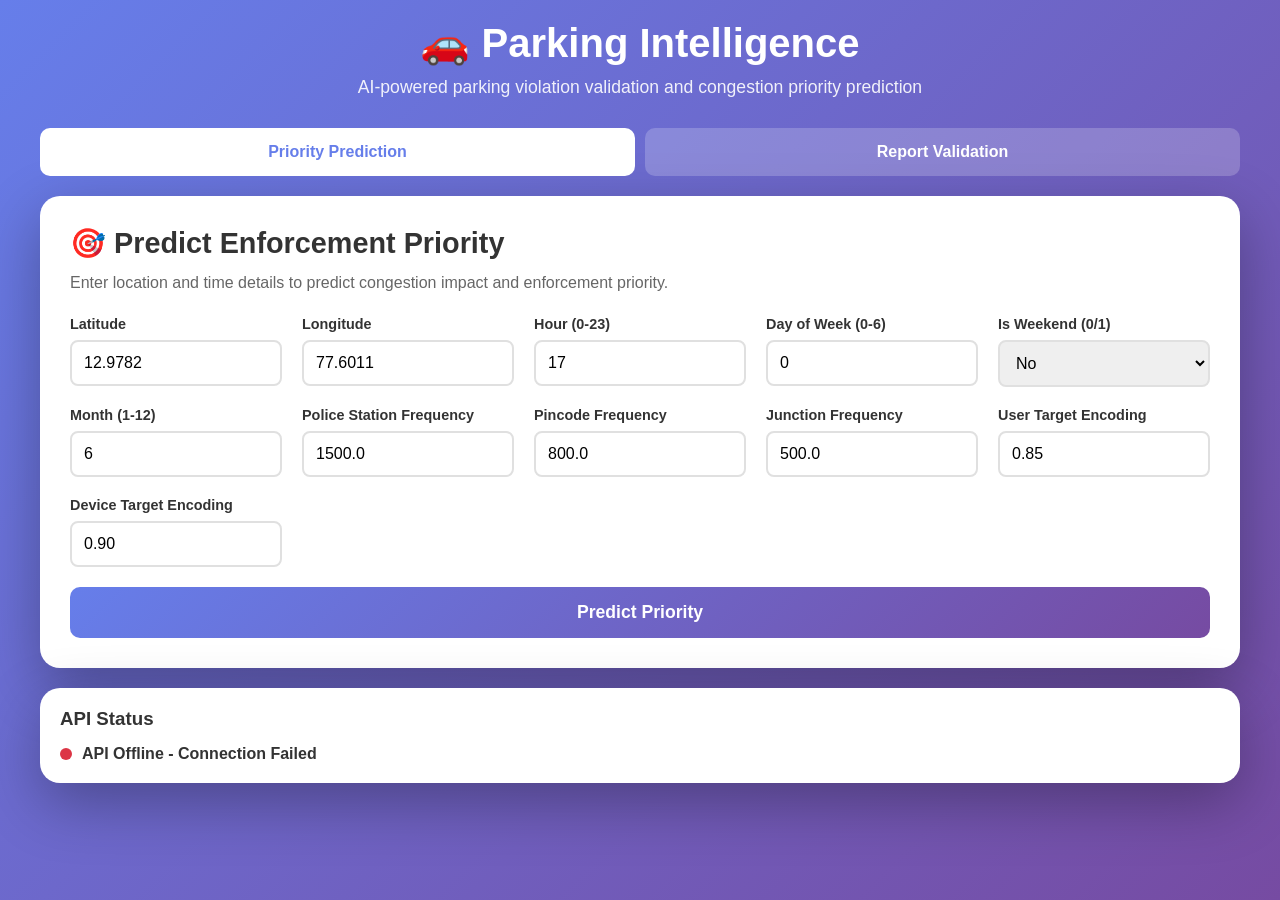
<file: frontend/index.html>
<!DOCTYPE html>
<html lang="en">
<head>
    <meta charset="UTF-8">
    <meta name="viewport" content="width=device-width, initial-scale=1.0">
    <title>Parking Intelligence API</title>
    <link rel="stylesheet" href="styles.css">
</head>
<body>
    <div class="container">
        <header>
            <h1>🚗 Parking Intelligence</h1>
            <p>AI-powered parking violation validation and congestion priority prediction</p>
        </header>

        <div class="tabs">
            <button class="tab-btn active" data-tab="priority">Priority Prediction</button>
            <button class="tab-btn" data-tab="validate">Report Validation</button>
        </div>

        <!-- Priority Prediction Tab -->
        <div id="priority-tab" class="tab-content active">
            <div class="card">
                <h2>🎯 Predict Enforcement Priority</h2>
                <p>Enter location and time details to predict congestion impact and enforcement priority.</p>
                
                <form id="priority-form">
                    <div class="form-grid">
                        <div class="form-group">
                            <label>Latitude</label>
                            <input type="number" step="any" name="latitude" value="12.9782" required>
                        </div>
                        <div class="form-group">
                            <label>Longitude</label>
                            <input type="number" step="any" name="longitude" value="77.6011" required>
                        </div>
                        <div class="form-group">
                            <label>Hour (0-23)</label>
                            <input type="number" name="hour" min="0" max="23" value="17" required>
                        </div>
                        <div class="form-group">
                            <label>Day of Week (0-6)</label>
                            <input type="number" name="dayofweek" min="0" max="6" value="0" required>
                        </div>
                        <div class="form-group">
                            <label>Is Weekend (0/1)</label>
                            <select name="is_weekend" required>
                                <option value="0">No</option>
                                <option value="1">Yes</option>
                            </select>
                        </div>
                        <div class="form-group">
                            <label>Month (1-12)</label>
                            <input type="number" name="month" min="1" max="12" value="6" required>
                        </div>
                        <div class="form-group">
                            <label>Police Station Frequency</label>
                            <input type="number" step="any" name="police_station_freq" value="1500.0" required>
                        </div>
                        <div class="form-group">
                            <label>Pincode Frequency</label>
                            <input type="number" step="any" name="pincode_freq" value="800.0" required>
                        </div>
                        <div class="form-group">
                            <label>Junction Frequency</label>
                            <input type="number" step="any" name="junction_name_freq" value="500.0" required>
                        </div>
                        <div class="form-group">
                            <label>User Target Encoding</label>
                            <input type="number" step="any" name="user_target_enc" value="0.85" required>
                        </div>
                        <div class="form-group">
                            <label>Device Target Encoding</label>
                            <input type="number" step="any" name="device_target_enc" value="0.90" required>
                        </div>
                    </div>
                    <button type="submit" class="btn-primary">Predict Priority</button>
                </form>

                <div id="priority-result" class="result hidden">
                    <h3>Prediction Result</h3>
                    <div class="result-grid">
                        <div class="result-item">
                            <span class="label">Priority:</span>
                            <span class="value priority" id="priority-value"></span>
                        </div>
                        <div class="result-item">
                            <span class="label">Confidence:</span>
                            <span class="value" id="confidence-value"></span>
                        </div>
                        <div class="result-item">
                            <span class="label">Action:</span>
                            <span class="value action" id="action-value"></span>
                        </div>
                    </div>
                </div>
            </div>
        </div>

        <!-- Report Validation Tab -->
        <div id="validate-tab" class="tab-content">
            <div class="card">
                <h2>✅ Validate Parking Report</h2>
                <p>Check if a parking violation report is legitimate or should be rejected.</p>
                
                <form id="validate-form">
                    <div class="form-section">
                        <h3>Location & Time</h3>
                        <div class="form-grid">
                            <div class="form-group">
                                <label>Latitude</label>
                                <input type="number" step="any" name="latitude" value="12.9782" required>
                            </div>
                            <div class="form-group">
                                <label>Longitude</label>
                                <input type="number" step="any" name="longitude" value="77.6011" required>
                            </div>
                            <div class="form-group">
                                <label>Hour (0-23)</label>
                                <input type="number" name="hour" min="0" max="23" value="17" required>
                            </div>
                            <div class="form-group">
                                <label>Minute</label>
                                <input type="number" name="minute" min="0" max="59" value="30" required>
                            </div>
                            <div class="form-group">
                                <label>Day of Week (0-6)</label>
                                <input type="number" name="dayofweek" min="0" max="6" value="0" required>
                            </div>
                            <div class="form-group">
                                <label>Is Weekend (0/1)</label>
                                <select name="is_weekend" required>
                                    <option value="0">No</option>
                                    <option value="1">Yes</option>
                                </select>
                            </div>
                            <div class="form-group">
                                <label>Month (1-12)</label>
                                <input type="number" name="month" min="1" max="12" value="6" required>
                            </div>
                            <div class="form-group">
                                <label>Hour Sin</label>
                                <input type="number" step="any" name="hour_sin" value="0.5" required>
                            </div>
                            <div class="form-group">
                                <label>Hour Cos</label>
                                <input type="number" step="any" name="hour_cos" value="0.866" required>
                            </div>
                        </div>
                    </div>

                    <div class="form-section">
                        <h3>Vehicle & Location Details</h3>
                        <div class="form-grid">
                            <div class="form-group">
                                <label>Vehicle Type</label>
                                <input type="text" name="vehicle_type" value="Car" required>
                            </div>
                            <div class="form-group">
                                <label>Center Code</label>
                                <input type="number" step="any" name="center_code" value="100.0" required>
                            </div>
                            <div class="form-group">
                                <label>Police Station</label>
                                <input type="text" name="police_station" value="Station1" required>
                            </div>
                            <div class="form-group">
                                <label>Junction Name</label>
                                <input type="text" name="junction_name" value="MG Road" required>
                            </div>
                            <div class="form-group">
                                <label>Pincode</label>
                                <input type="text" name="pincode" value="560001" required>
                            </div>
                            <div class="form-group">
                                <label>Description</label>
                                <input type="number" step="any" name="description" value="0.0" required>
                            </div>
                        </div>
                    </div>

                    <div class="form-section">
                        <h3>Violation Types</h3>
                        <div class="form-grid">
                            <div class="form-group">
                                <label>Wrong Parking</label>
                                <input type="number" name="violation_wrong_parking" value="1" min="0" max="1">
                            </div>
                            <div class="form-group">
                                <label>No Parking</label>
                                <input type="number" name="violation_no_parking" value="0" min="0" max="1">
                            </div>
                            <div class="form-group">
                                <label>Parking in Main Road</label>
                                <input type="number" name="violation_parking_in_a_main_road" value="0" min="0" max="1">
                            </div>
                            <div class="form-group">
                                <label>Defective Number Plate</label>
                                <input type="number" name="violation_defective_number_plate" value="0" min="0" max="1">
                            </div>
                            <div class="form-group">
                                <label>Parking on Footpath</label>
                                <input type="number" name="violation_parking_on_footpath" value="0" min="0" max="1">
                            </div>
                            <div class="form-group">
                                <label>Near Busstop/School</label>
                                <input type="number" name="violation_parking_near_bustop_school_hospital_etc" value="0" min="0" max="1">
                            </div>
                            <div class="form-group">
                                <label>Double Parking</label>
                                <input type="number" name="violation_double_parking" value="0" min="0" max="1">
                            </div>
                            <div class="form-group">
                                <label>Near Road Crossing</label>
                                <input type="number" name="violation_parking_near_road_crossing" value="0" min="0" max="1">
                            </div>
                            <div class="form-group">
                                <label>Refuse to Hire</label>
                                <input type="number" name="violation_refuse_to_go_for_hire" value="0" min="0" max="1">
                            </div>
                            <div class="form-group">
                                <label>Near Traffic Light</label>
                                <input type="number" name="violation_parking_near_traffic_light_or_zebra_cross" value="0" min="0" max="1">
                            </div>
                            <div class="form-group">
                                <label>Opposite Parked Vehicle</label>
                                <input type="number" name="violation_parking_opposite_to_another_parked_vehicle" value="0" min="0" max="1">
                            </div>
                            <div class="form-group">
                                <label>Black Film/Materials</label>
                                <input type="number" name="violation_using_black_film_other_materials" value="0" min="0" max="1">
                            </div>
                            <div class="form-group">
                                <label>Other Than Bus Stop</label>
                                <input type="number" name="violation_parking_other_than_bus_stop" value="0" min="0" max="1">
                            </div>
                            <div class="form-group">
                                <label>Demanding Excess Fare</label>
                                <input type="number" name="violation_demanding_excess_fare" value="0" min="0" max="1">
                            </div>
                            <div class="form-group">
                                <label>Without Side Mirror</label>
                                <input type="number" name="violation_without_side_mirror" value="0" min="0" max="1">
                            </div>
                            <div class="form-group">
                                <label>Violation Count</label>
                                <input type="number" name="violation_count" value="1" min="1" required>
                            </div>
                        </div>
                    </div>

                    <div class="form-section">
                        <h3>Location Features</h3>
                        <div class="form-grid">
                            <div class="form-group">
                                <label>Has Metro (0/1)</label>
                                <select name="loc_has_metro">
                                    <option value="0">No</option>
                                    <option value="1">Yes</option>
                                </select>
                            </div>
                            <div class="form-group">
                                <label>Has Cross (0/1)</label>
                                <select name="loc_has_cross">
                                    <option value="0">No</option>
                                    <option value="1">Yes</option>
                                </select>
                            </div>
                            <div class="form-group">
                                <label>Has Road (0/1)</label>
                                <select name="loc_has_road">
                                    <option value="0">No</option>
                                    <option value="1">Yes</option>
                                </select>
                            </div>
                            <div class="form-group">
                                <label>Has Near (0/1)</label>
                                <select name="loc_has_near">
                                    <option value="0">No</option>
                                    <option value="1">Yes</option>
                                </select>
                            </div>
                            <div class="form-group">
                                <label>Has Opp (0/1)</label>
                                <select name="loc_has_opp">
                                    <option value="0">No</option>
                                    <option value="1">Yes</option>
                                </select>
                            </div>
                        </div>
                    </div>

                    <div class="form-section">
                        <h3>Frequency Encodings</h3>
                        <div class="form-grid">
                            <div class="form-group">
                                <label>Vehicle Type Freq</label>
                                <input type="number" step="any" name="vehicle_type_freq" value="5000.0" required>
                            </div>
                            <div class="form-group">
                                <label>Police Station Freq</label>
                                <input type="number" step="any" name="police_station_freq" value="1500.0" required>
                            </div>
                            <div class="form-group">
                                <label>Junction Freq</label>
                                <input type="number" step="any" name="junction_name_freq" value="800.0" required>
                            </div>
                            <div class="form-group">
                                <label>Pincode Freq</label>
                                <input type="number" step="any" name="pincode_freq" value="3000.0" required>
                            </div>
                            <div class="form-group">
                                <label>User Target Enc</label>
                                <input type="number" step="any" name="user_target_enc" value="0.85" required>
                            </div>
                            <div class="form-group">
                                <label>Device Target Enc</label>
                                <input type="number" step="any" name="device_target_enc" value="0.90" required>
                            </div>
                        </div>
                    </div>

                    <div class="form-section">
                        <h3>Enhanced Features</h3>
                        <div class="form-grid">
                            <div class="form-group">
                                <label>Distance from Center</label>
                                <input type="number" step="any" name="dist_from_center" value="0.05" required>
                            </div>
                            <div class="form-group">
                                <label>User Report Count</label>
                                <input type="number" name="user_report_count" value="0" required>
                            </div>
                            <div class="form-group">
                                <label>Last Report Gap (Hours)</label>
                                <input type="number" step="any" name="last_report_gap_hours" value="0.0" required>
                            </div>
                            <div class="form-group">
                                <label>Device Report Count</label>
                                <input type="number" name="device_report_count" value="0" required>
                            </div>
                            <div class="form-group">
                                <label>Pincode Report Density</label>
                                <input type="number" name="pincode_report_density" value="0" required>
                            </div>
                            <div class="form-group">
                                <label>Has Multiple Violations (0/1)</label>
                                <select name="has_multiple_violations">
                                    <option value="0">No</option>
                                    <option value="1">Yes</option>
                                </select>
                            </div>
                            <div class="form-group">
                                <label>Hour x Weekend</label>
                                <input type="number" name="hour_x_weekend" value="0" required>
                            </div>
                            <div class="form-group">
                                <label>Lat x Lon</label>
                                <input type="number" step="any" name="lat_x_lon" value="1005.0" required>
                            </div>
                            <div class="form-group">
                                <label>Hour Sin x Cos</label>
                                <input type="number" step="any" name="hour_sin_x_cos" value="0.433" required>
                            </div>
                            <div class="form-group">
                                <label>Police Station Activity</label>
                                <input type="number" name="police_station_activity" value="0" required>
                            </div>
                            <div class="form-group">
                                <label>Junction Complexity</label>
                                <input type="number" name="junction_complexity" value="2" required>
                            </div>
                            <div class="form-group">
                                <label>Is Morning Peak (0/1)</label>
                                <select name="is_morning_peak">
                                    <option value="0">No</option>
                                    <option value="1">Yes</option>
                                </select>
                            </div>
                            <div class="form-group">
                                <label>Is Evening Peak (0/1)</label>
                                <select name="is_evening_peak">
                                    <option value="0">No</option>
                                    <option value="1">Yes</option>
                                </select>
                            </div>
                        </div>
                    </div>

                    <button type="submit" class="btn-primary">Validate Report</button>
                </form>

                <div id="validate-result" class="result hidden">
                    <h3>Validation Result</h3>
                    <div class="result-grid">
                        <div class="result-item">
                            <span class="label">Status:</span>
                            <span class="value status" id="validation-status"></span>
                        </div>
                        <div class="result-item">
                            <span class="label">Confidence:</span>
                            <span class="value" id="validation-confidence"></span>
                        </div>
                    </div>
                </div>
            </div>
        </div>

        <div class="status-section">
            <h3>API Status</h3>
            <div id="api-status">
                <span class="status-indicator"></span>
                <span id="status-text">Checking...</span>
            </div>
        </div>
    </div>

    <script src="script.js"></script>
</body>
</html>
</file>
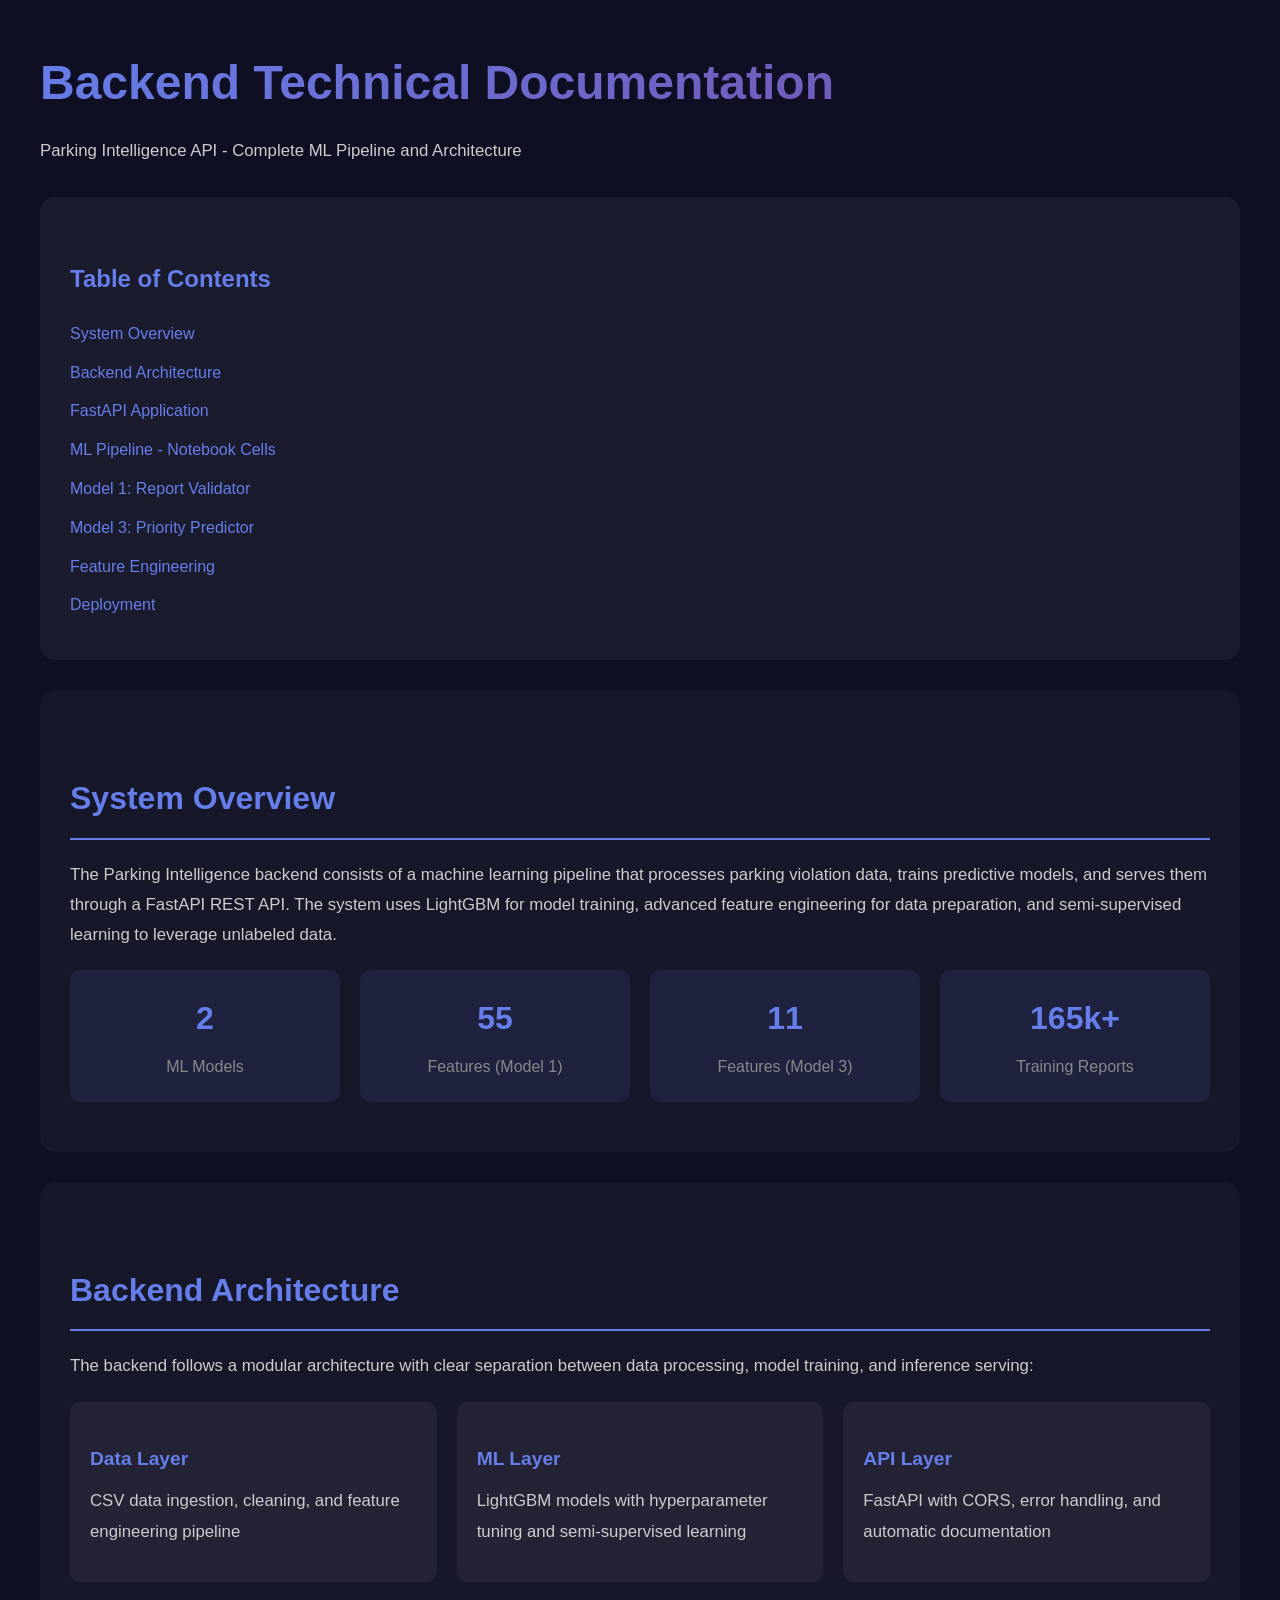
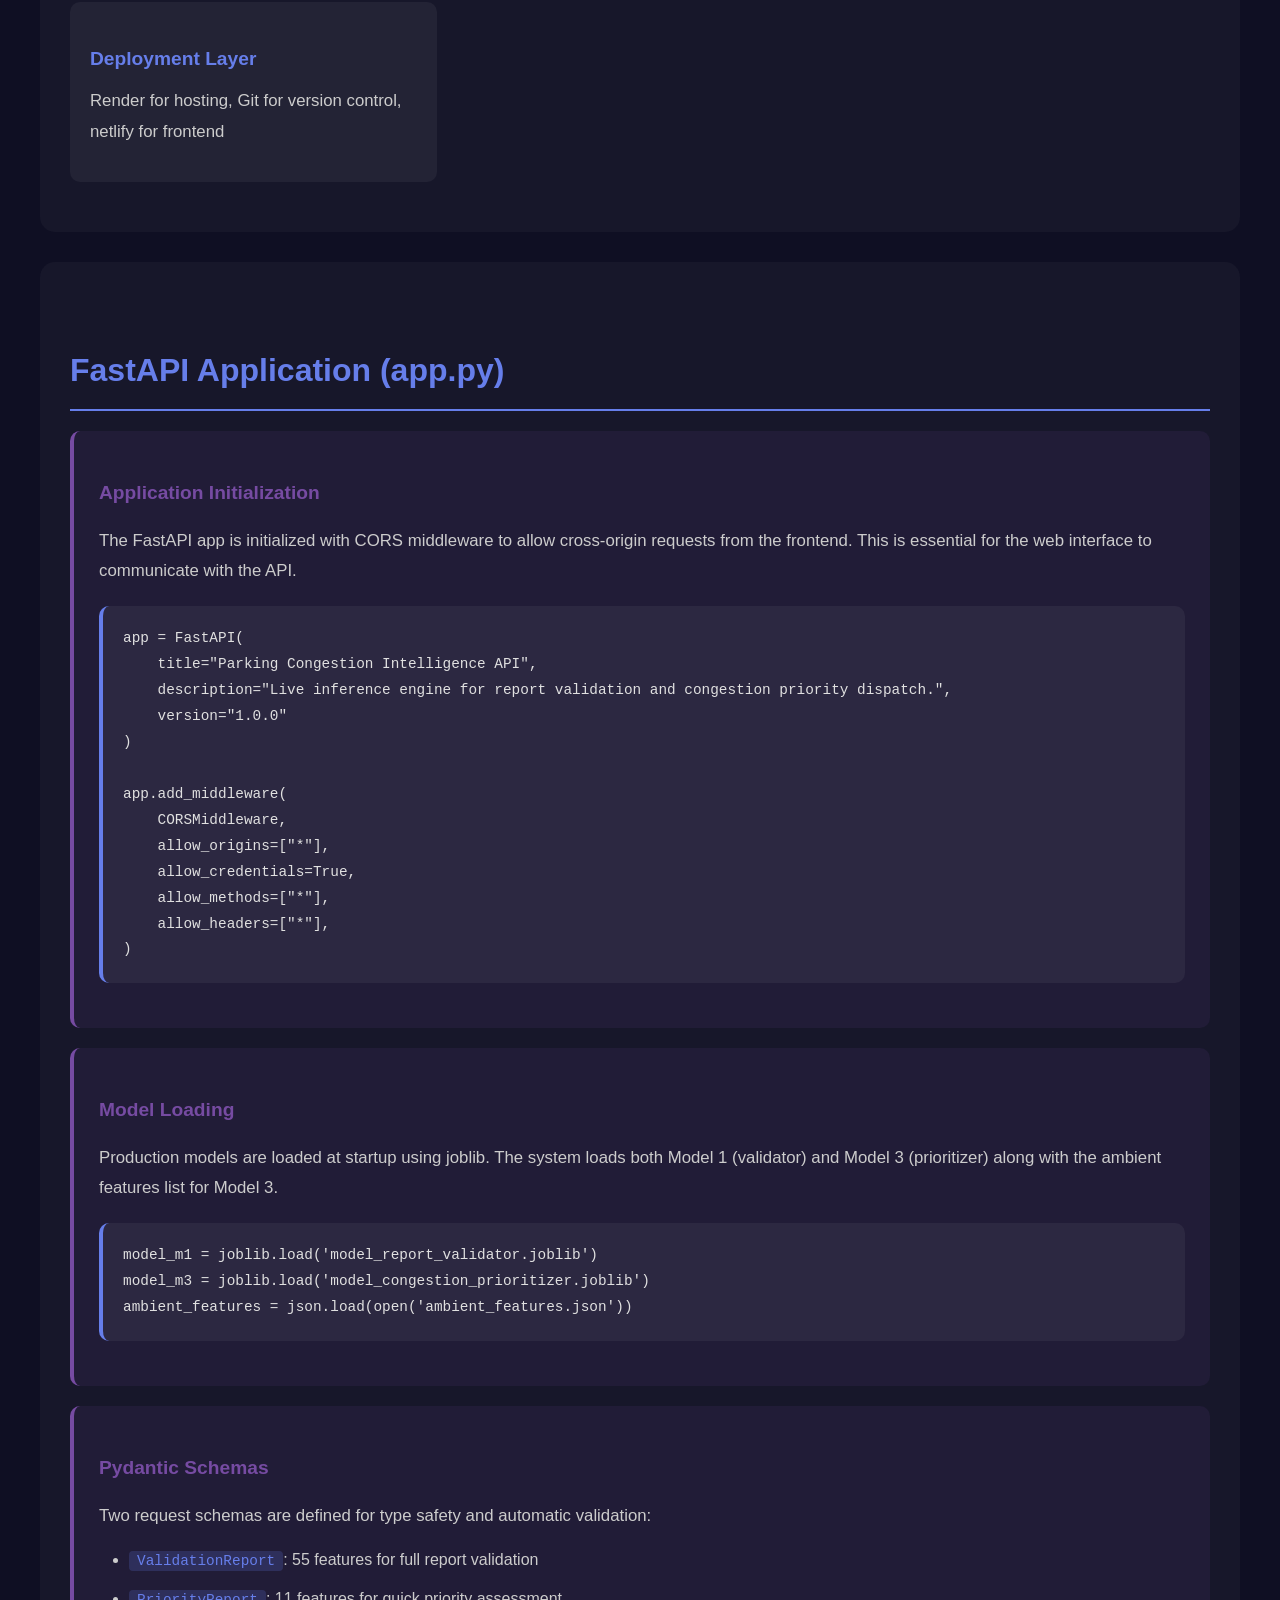
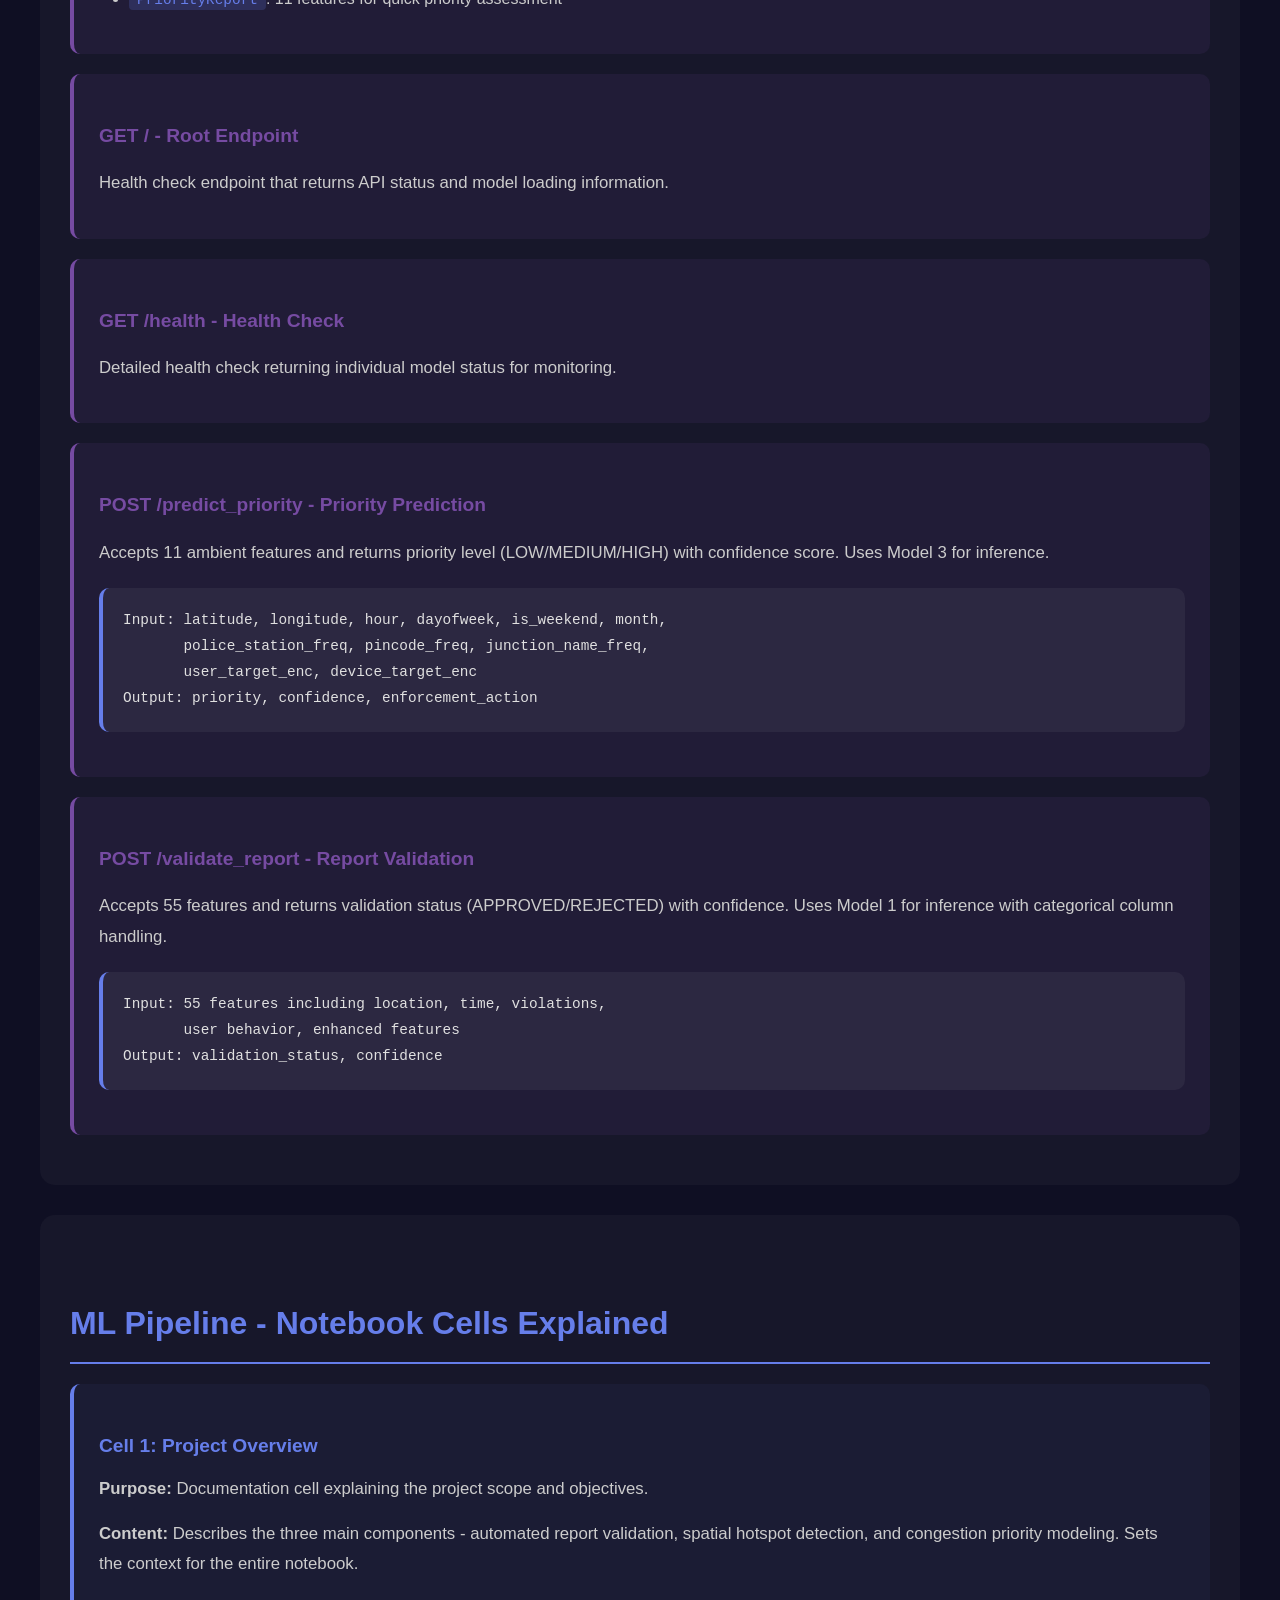
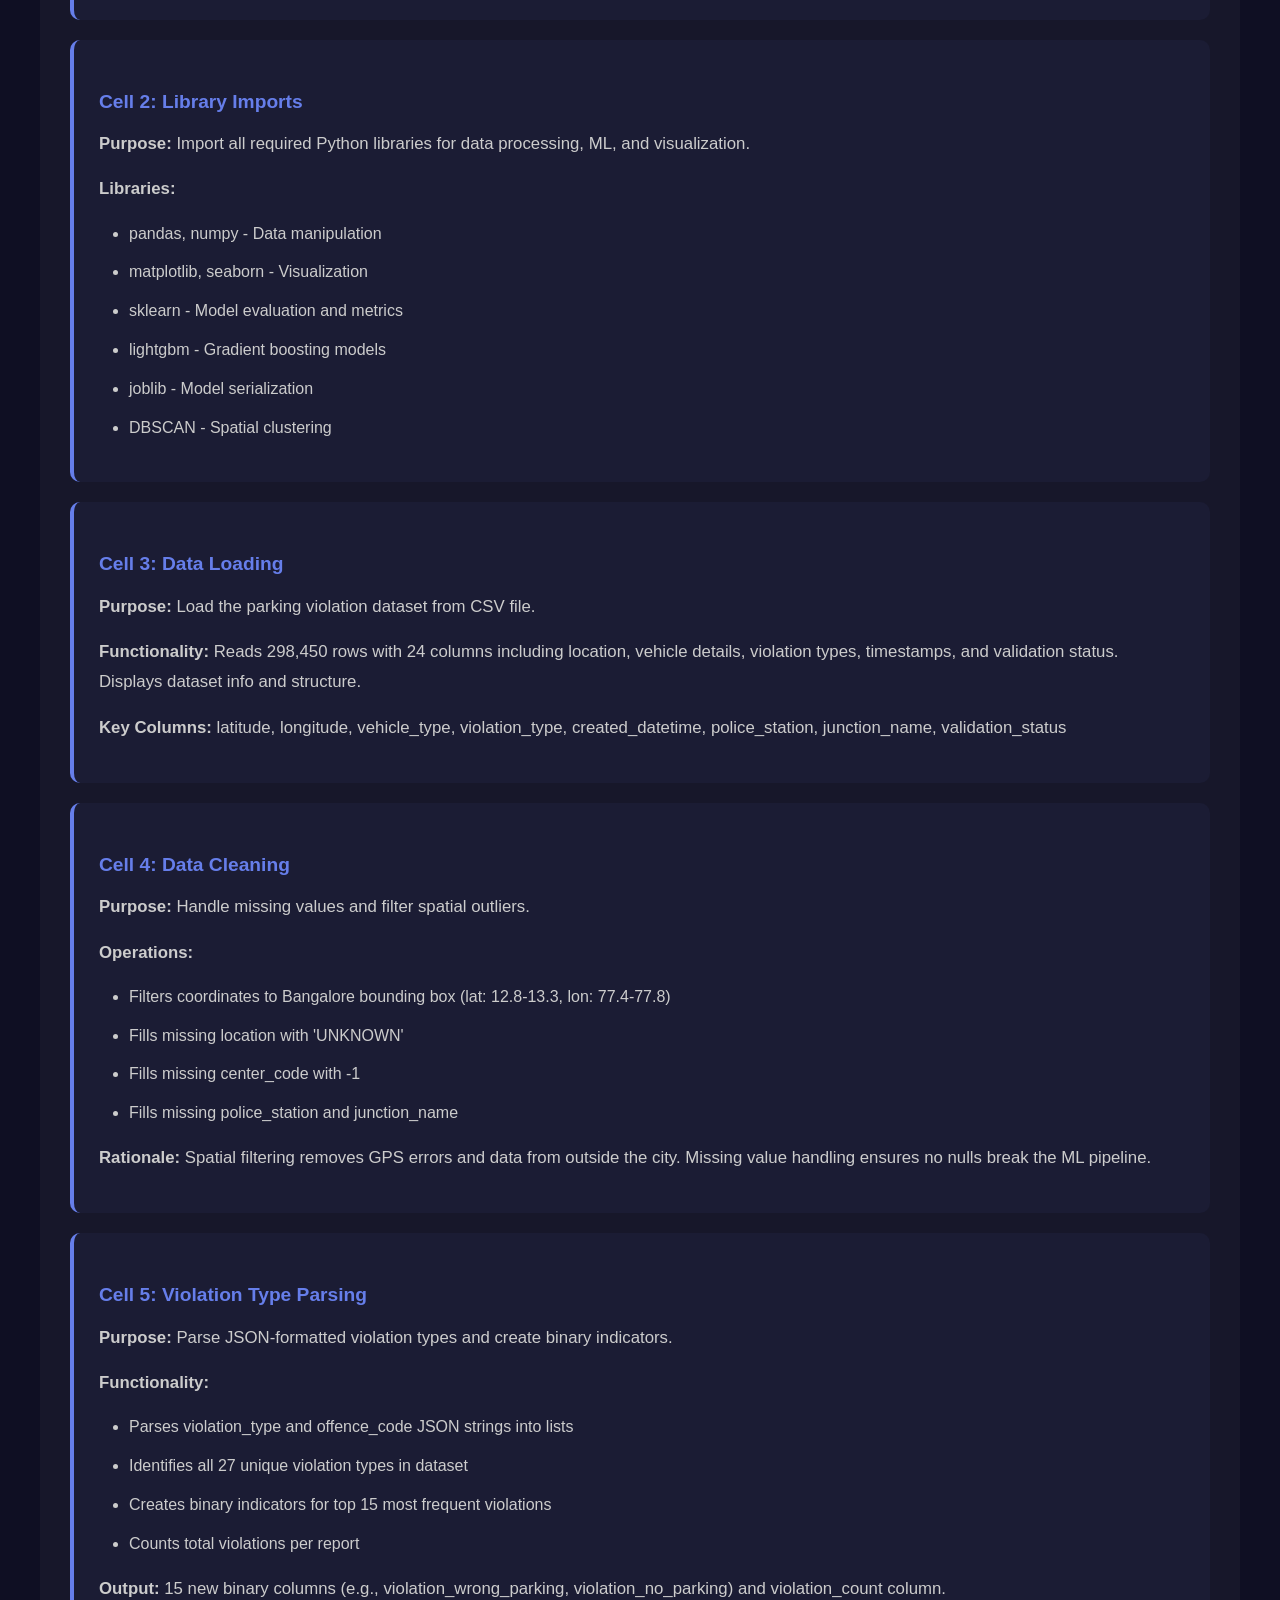
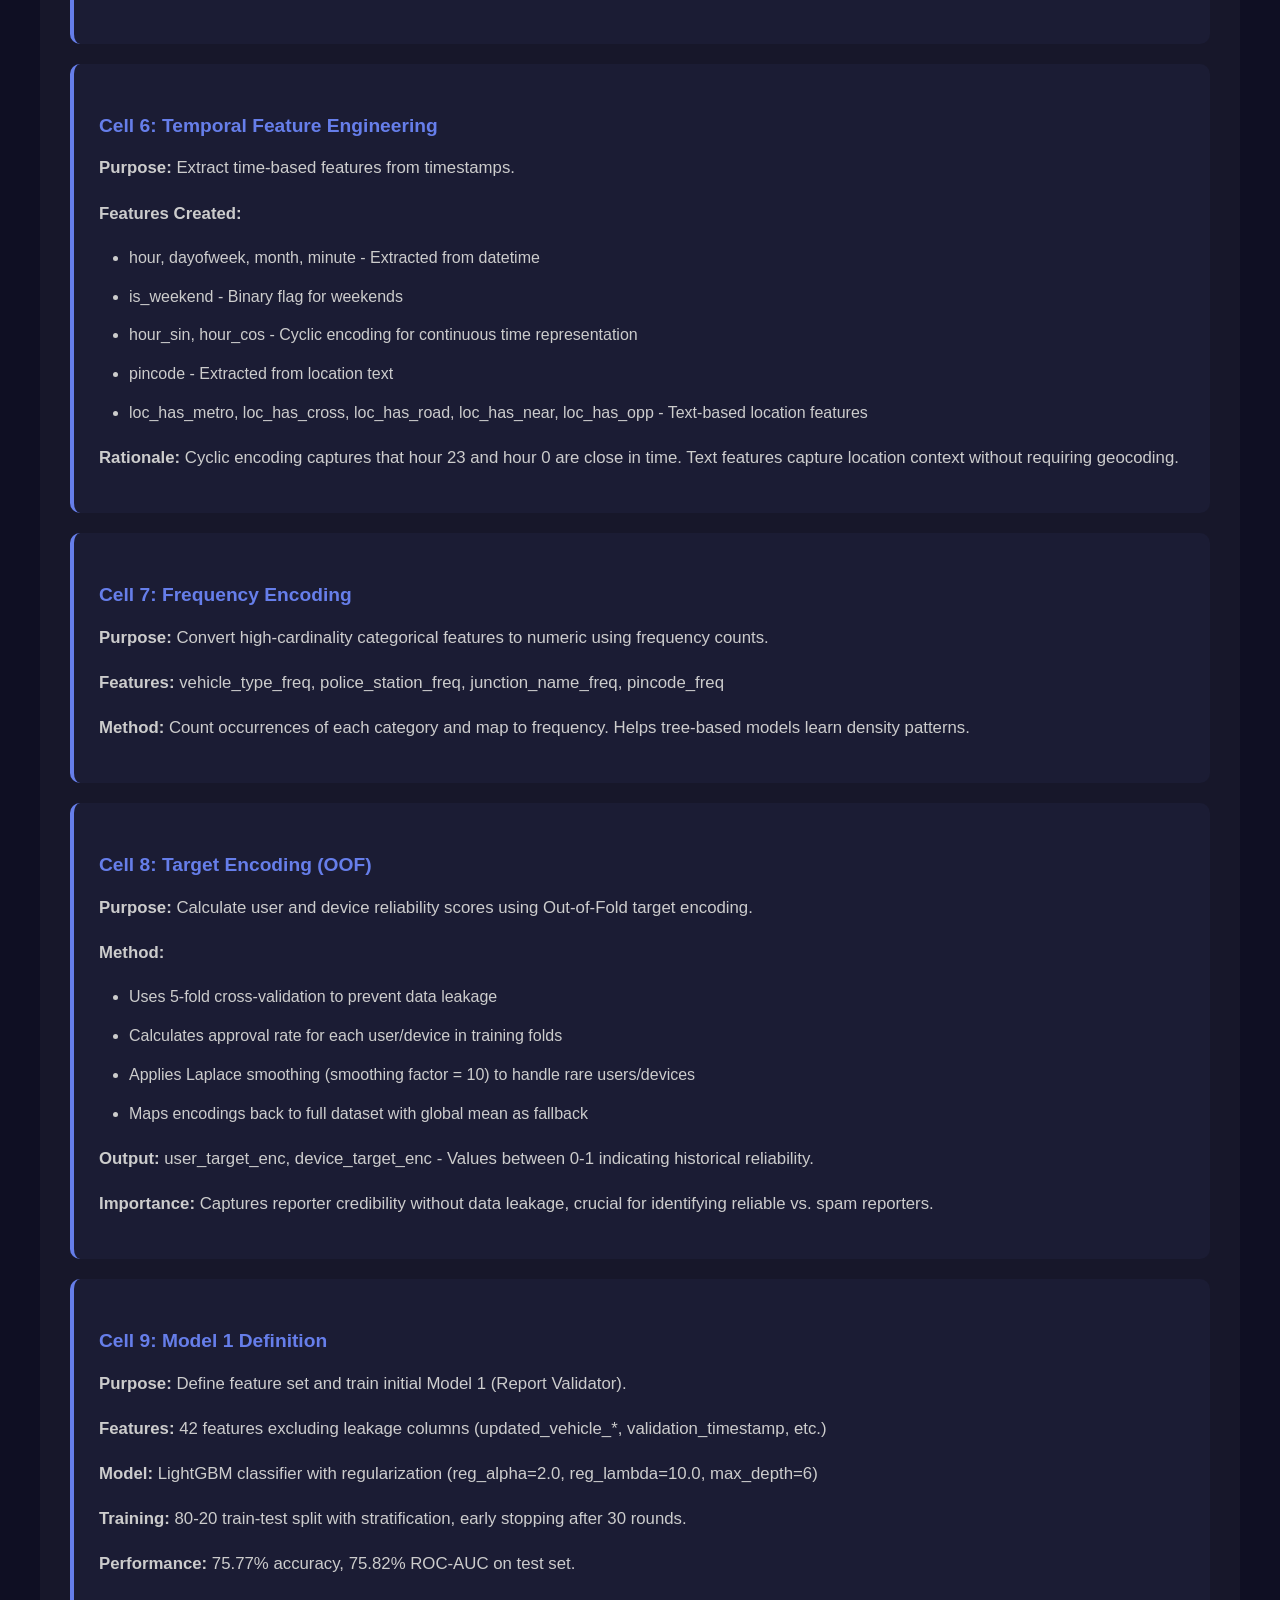
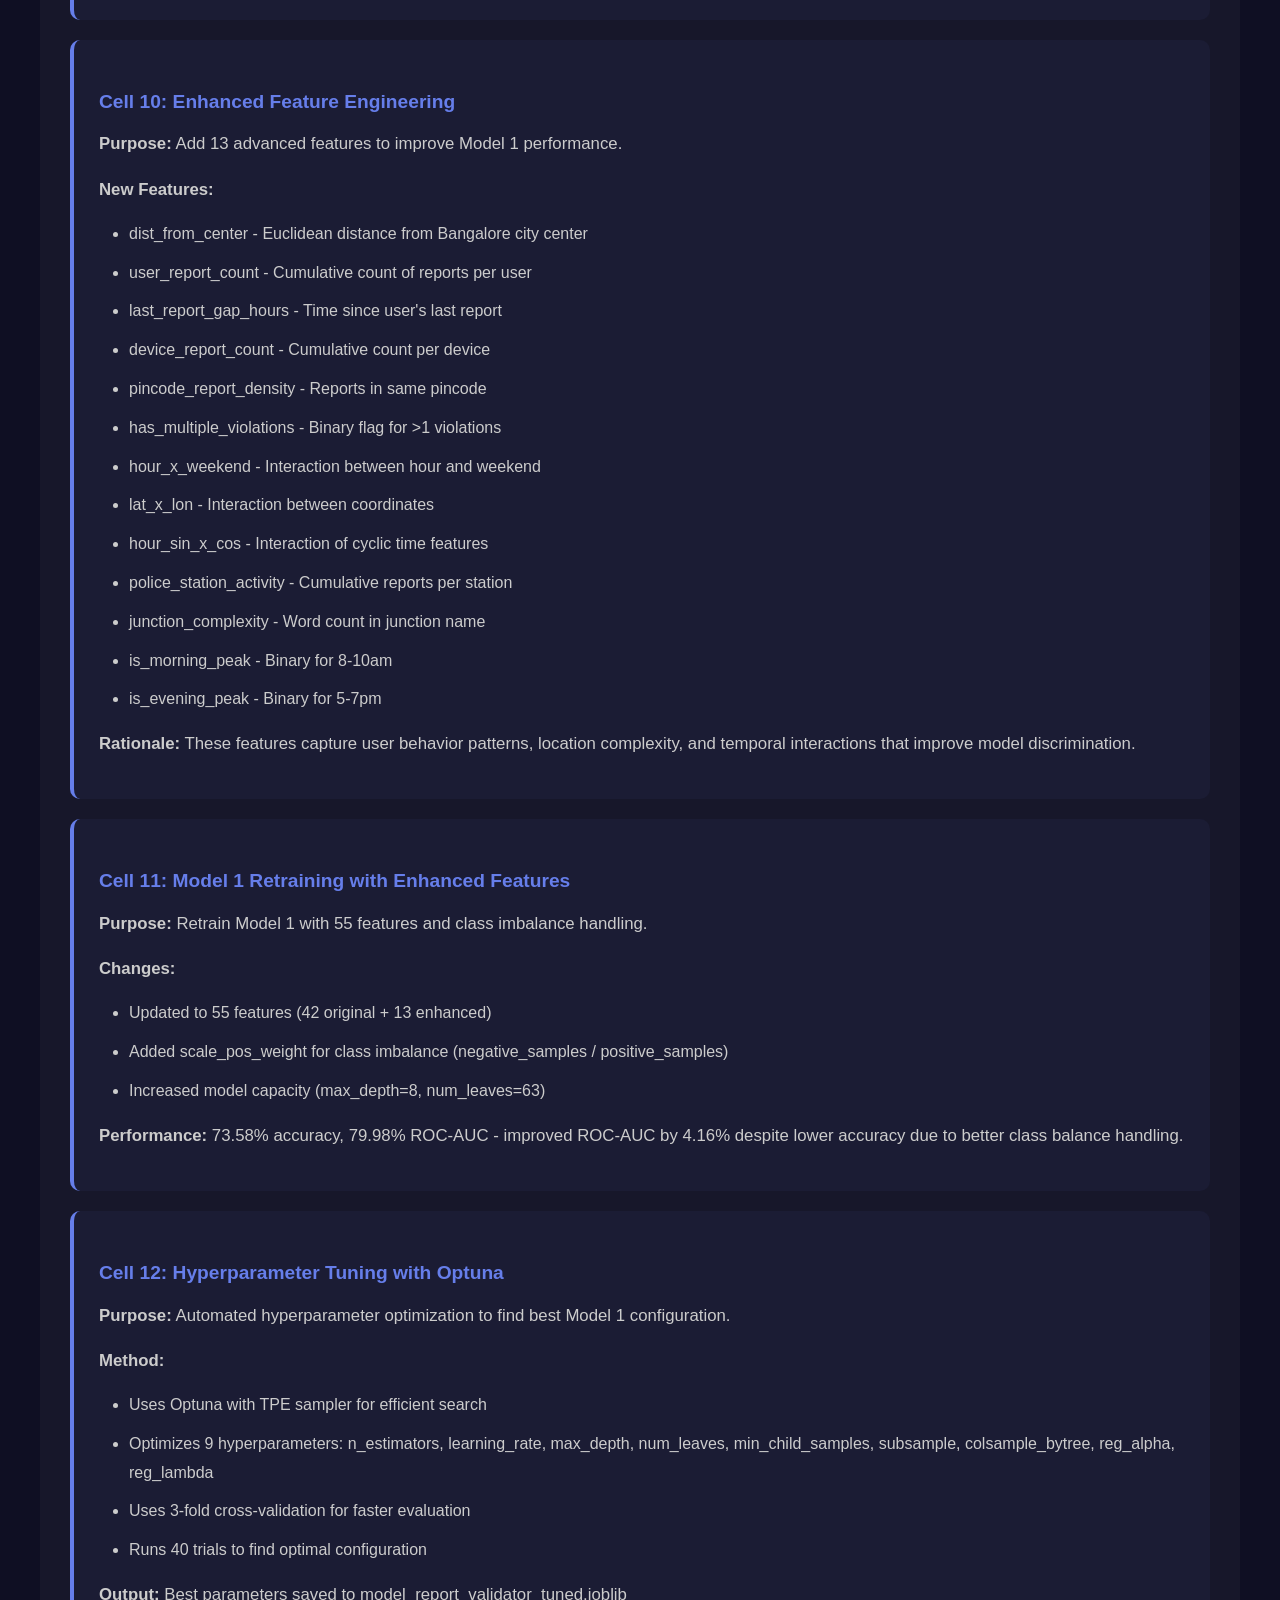
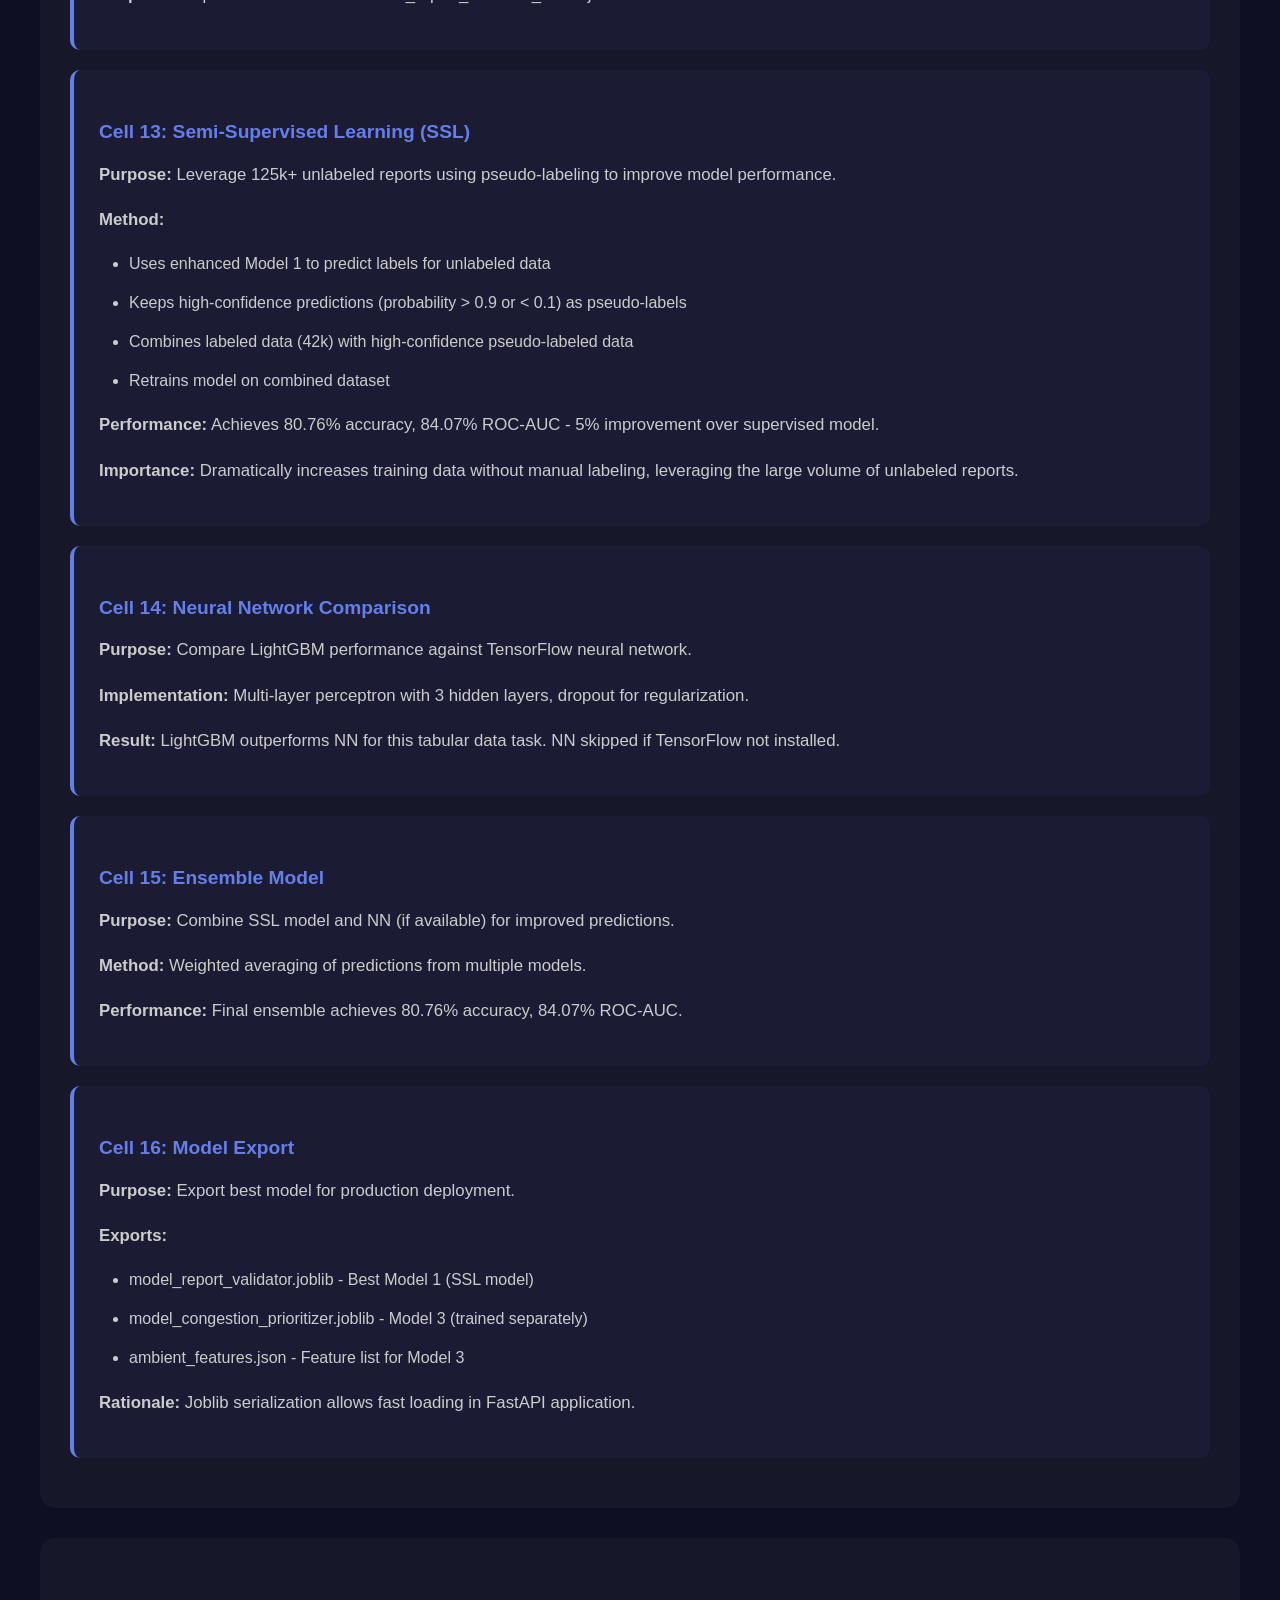
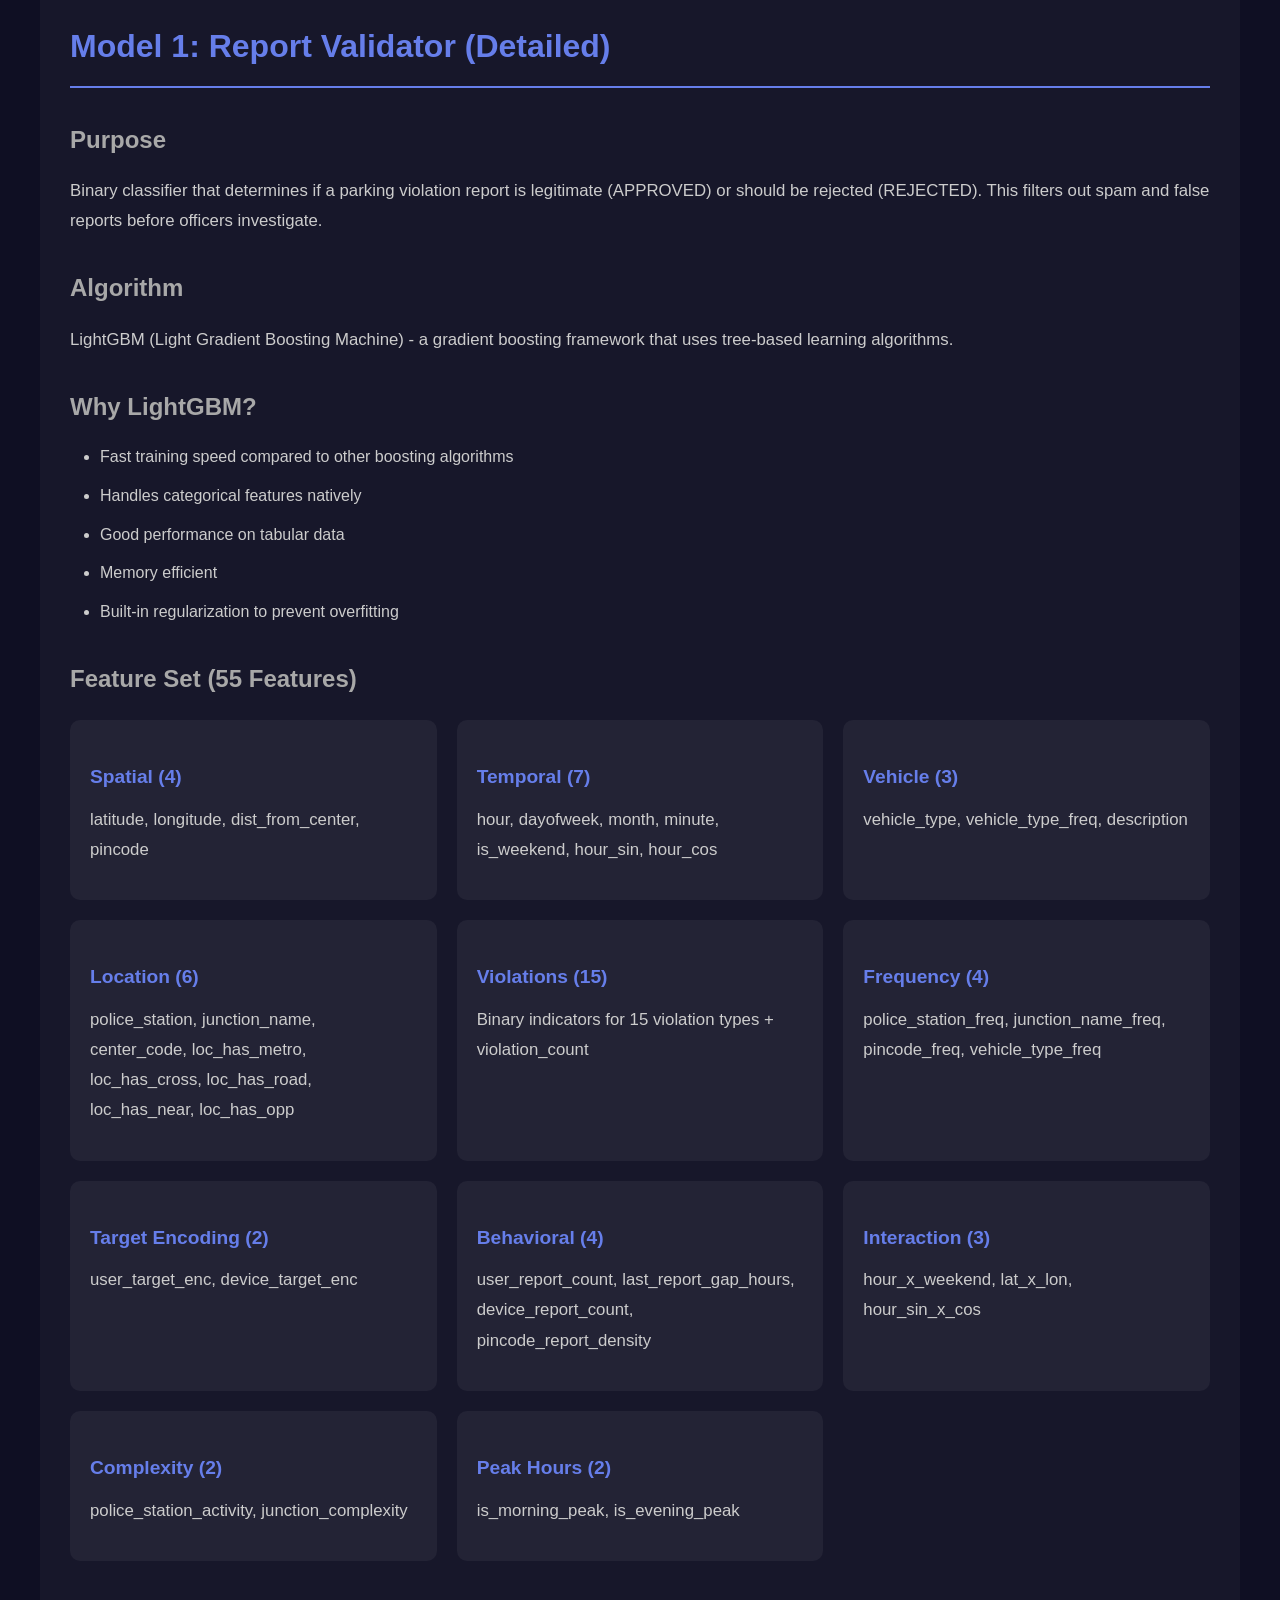
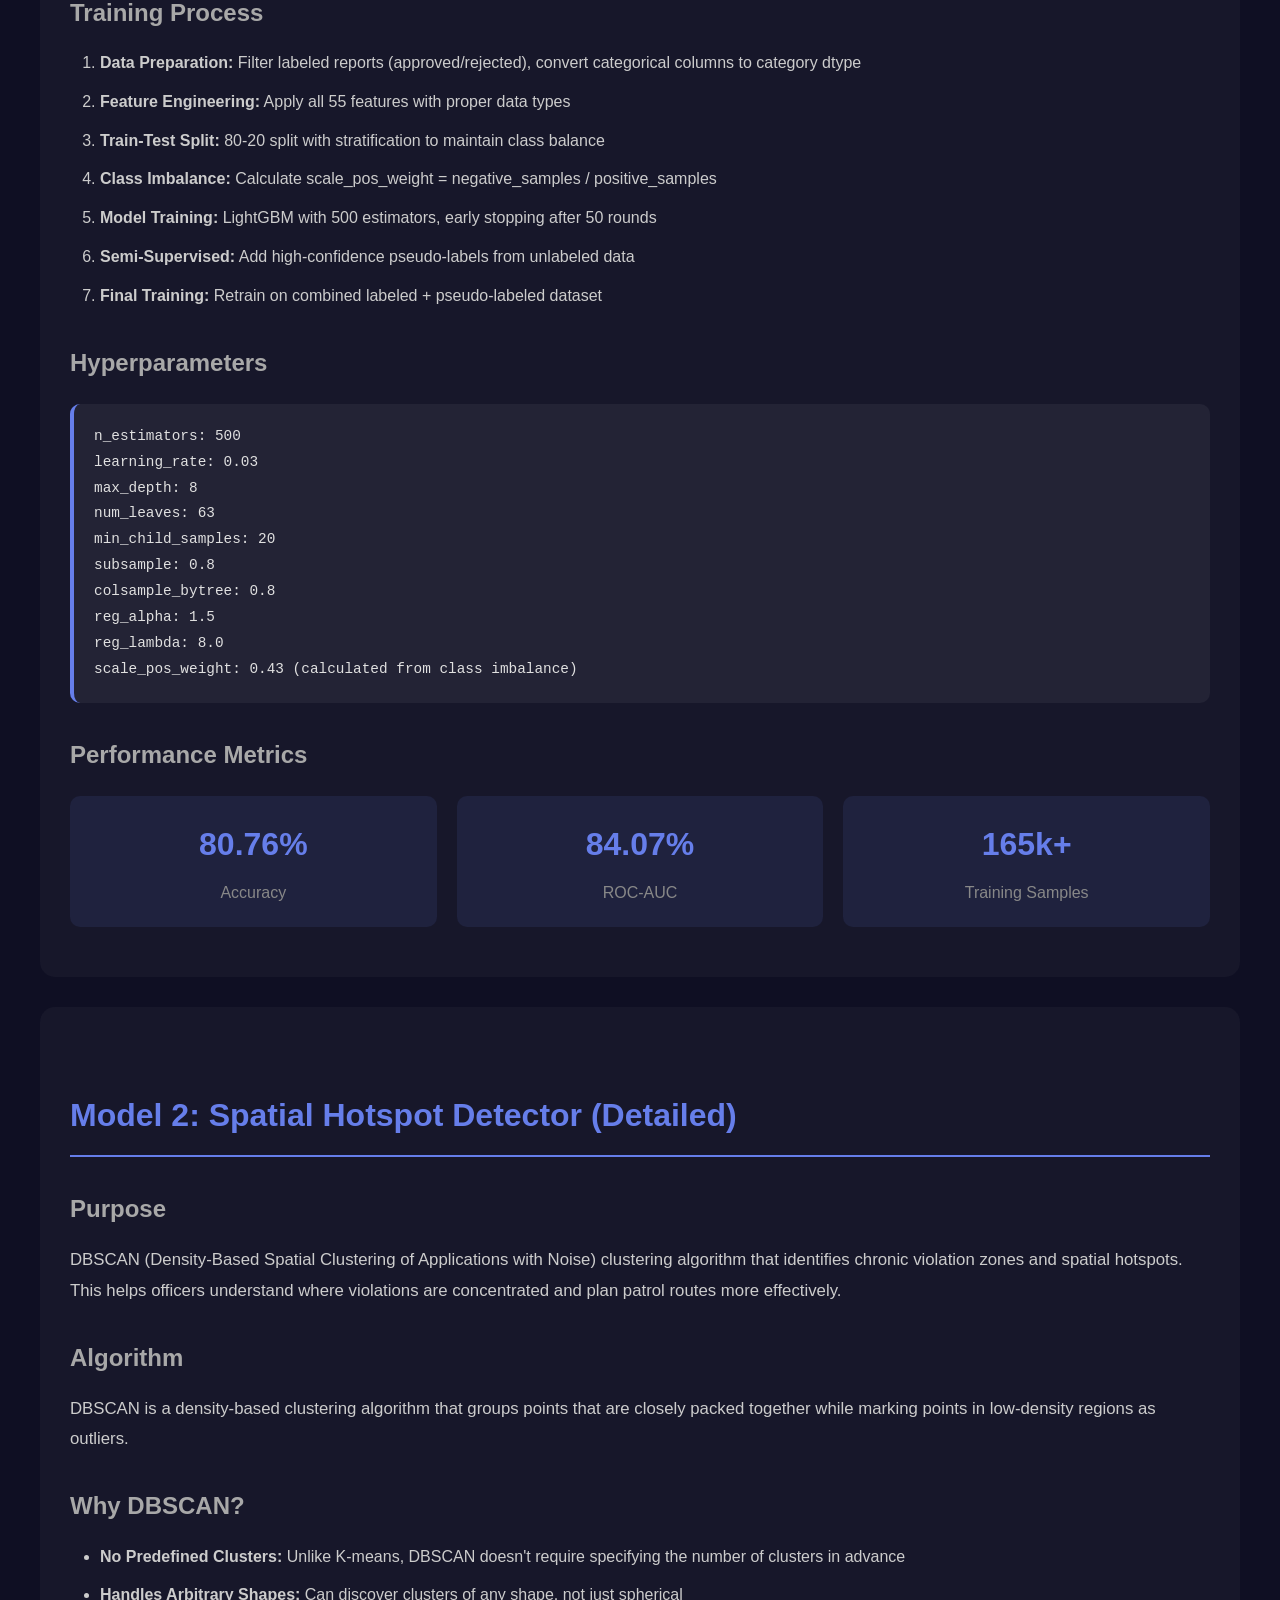
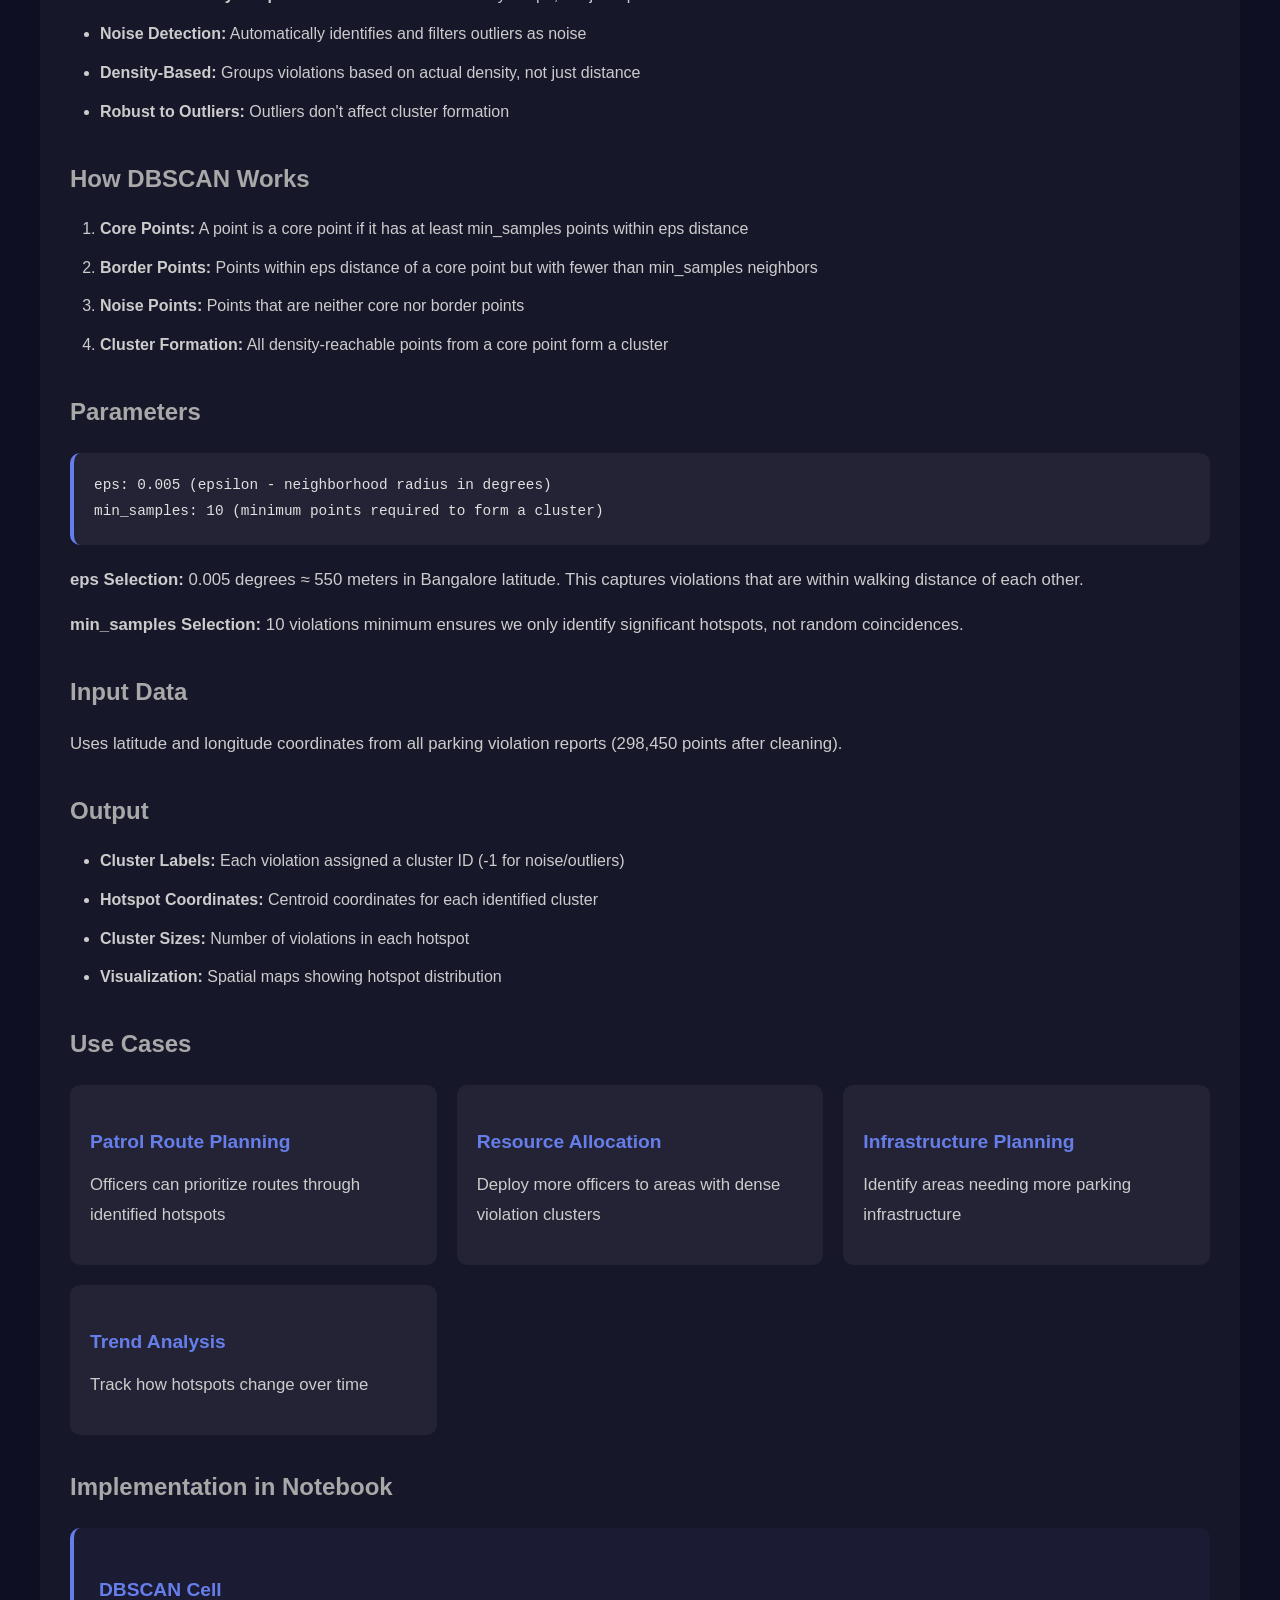
<file: doc/backend-documentation.html>
<!DOCTYPE html>
<html lang="en">
<head>
    <meta charset="UTF-8">
    <meta name="viewport" content="width=device-width, initial-scale=1.0">
    <title>Backend Technical Documentation - Parking Intelligence</title>
    <style>
        * {
            margin: 0;
            padding: 0;
            box-sizing: border-box;
        }

        body {
            font-family: -apple-system, BlinkMacSystemFont, 'Segoe UI', Roboto, Oxygen, Ubuntu, Cantarell, sans-serif;
            background: #0f0f23;
            color: #e0e0e0;
            line-height: 1.8;
        }

        .container {
            max-width: 1400px;
            margin: 0 auto;
            padding: 40px;
        }

        h1 {
            font-size: 3rem;
            font-weight: 700;
            margin-bottom: 10px;
            background: linear-gradient(135deg, #667eea 0%, #764ba2 100%);
            -webkit-background-clip: text;
            -webkit-text-fill-color: transparent;
            background-clip: text;
        }

        h2 {
            font-size: 2rem;
            font-weight: 600;
            margin: 50px 0 20px 0;
            color: #667eea;
            border-bottom: 2px solid #667eea;
            padding-bottom: 10px;
        }

        h3 {
            font-size: 1.5rem;
            font-weight: 600;
            margin: 30px 0 15px 0;
            color: #a8a8a8;
        }

        h4 {
            font-size: 1.2rem;
            font-weight: 600;
            margin: 20px 0 10px 0;
            color: #888;
        }

        p {
            font-size: 1.05rem;
            margin-bottom: 15px;
            color: #ccc;
        }

        ul, ol {
            margin: 15px 0 15px 30px;
            color: #ccc;
        }

        li {
            margin-bottom: 10px;
        }

        code {
            background: rgba(102, 126, 234, 0.2);
            padding: 2px 8px;
            border-radius: 4px;
            font-family: 'Courier New', monospace;
            font-size: 0.9rem;
            color: #667eea;
        }

        pre {
            background: rgba(255, 255, 255, 0.05);
            padding: 20px;
            border-radius: 10px;
            overflow-x: auto;
            margin: 20px 0;
            border-left: 4px solid #667eea;
        }

        pre code {
            background: none;
            padding: 0;
            color: #e0e0e0;
        }

        .section {
            background: rgba(255, 255, 255, 0.03);
            padding: 30px;
            border-radius: 15px;
            margin: 30px 0;
        }

        .cell-explanation {
            background: rgba(102, 126, 234, 0.05);
            padding: 25px;
            border-radius: 10px;
            margin: 20px 0;
            border-left: 4px solid #667eea;
        }

        .cell-explanation h4 {
            color: #667eea;
            margin-bottom: 10px;
        }

        .feature-list {
            display: grid;
            grid-template-columns: repeat(auto-fit, minmax(300px, 1fr));
            gap: 20px;
            margin: 20px 0;
        }

        .feature-item {
            background: rgba(255, 255, 255, 0.05);
            padding: 20px;
            border-radius: 10px;
        }

        .feature-item h4 {
            color: #667eea;
            margin-bottom: 10px;
        }

        .endpoint {
            background: rgba(118, 75, 162, 0.1);
            padding: 25px;
            border-radius: 10px;
            margin: 20px 0;
            border-left: 4px solid #764ba2;
        }

        .endpoint h4 {
            color: #764ba2;
            margin-bottom: 15px;
        }

        .metrics {
            display: grid;
            grid-template-columns: repeat(auto-fit, minmax(200px, 1fr));
            gap: 20px;
            margin: 20px 0;
        }

        .metric {
            background: rgba(102, 126, 234, 0.1);
            padding: 20px;
            border-radius: 10px;
            text-align: center;
        }

        .metric-value {
            font-size: 2rem;
            font-weight: 700;
            color: #667eea;
        }

        .metric-label {
            color: #888;
            margin-top: 5px;
        }

        .toc {
            background: rgba(255, 255, 255, 0.05);
            padding: 30px;
            border-radius: 15px;
            margin: 30px 0;
        }

        .toc h3 {
            color: #667eea;
            margin-bottom: 20px;
        }

        .toc ul {
            list-style: none;
            margin: 0;
        }

        .toc li {
            margin-bottom: 10px;
        }

        .toc a {
            color: #667eea;
            text-decoration: none;
        }

        .toc a:hover {
            text-decoration: underline;
        }

        @media (max-width: 768px) {
            .container {
                padding: 20px;
            }
            
            h1 {
                font-size: 2rem;
            }
            
            h2 {
                font-size: 1.5rem;
            }
            
            .feature-list,
            .metrics {
                grid-template-columns: 1fr;
            }
        }
    </style>
</head>
<body>

<div class="container">
    <h1>Backend Technical Documentation</h1>
    <p>Parking Intelligence API - Complete ML Pipeline and Architecture</p>

    <div class="toc">
        <h3>Table of Contents</h3>
        <ul>
            <li><a href="#overview">System Overview</a></li>
            <li><a href="#architecture">Backend Architecture</a></li>
            <li><a href="#fastapi">FastAPI Application</a></li>
            <li><a href="#ml-pipeline">ML Pipeline - Notebook Cells</a></li>
            <li><a href="#model1">Model 1: Report Validator</a></li>
            <li><a href="#model3">Model 3: Priority Predictor</a></li>
            <li><a href="#features">Feature Engineering</a></li>
            <li><a href="#deployment">Deployment</a></li>
        </ul>
    </div>

    <div class="section" id="overview">
        <h2>System Overview</h2>
        <p>The Parking Intelligence backend consists of a machine learning pipeline that processes parking violation data, trains predictive models, and serves them through a FastAPI REST API. The system uses LightGBM for model training, advanced feature engineering for data preparation, and semi-supervised learning to leverage unlabeled data.</p>
        
        <div class="metrics">
            <div class="metric">
                <div class="metric-value">2</div>
                <div class="metric-label">ML Models</div>
            </div>
            <div class="metric">
                <div class="metric-value">55</div>
                <div class="metric-label">Features (Model 1)</div>
            </div>
            <div class="metric">
                <div class="metric-value">11</div>
                <div class="metric-label">Features (Model 3)</div>
            </div>
            <div class="metric">
                <div class="metric-value">165k+</div>
                <div class="metric-label">Training Reports</div>
            </div>
        </div>
    </div>

    <div class="section" id="architecture">
        <h2>Backend Architecture</h2>
        <p>The backend follows a modular architecture with clear separation between data processing, model training, and inference serving:</p>
        
        <div class="feature-list">
            <div class="feature-item">
                <h4>Data Layer</h4>
                <p>CSV data ingestion, cleaning, and feature engineering pipeline</p>
            </div>
            <div class="feature-item">
                <h4>ML Layer</h4>
                <p>LightGBM models with hyperparameter tuning and semi-supervised learning</p>
            </div>
            <div class="feature-item">
                <h4>API Layer</h4>
                <p>FastAPI with CORS, error handling, and automatic documentation</p>
            </div>
            <div class="feature-item">
                <h4>Deployment Layer</h4>
                <p>Render for hosting, Git for version control, netlify for frontend</p>
            </div>
        </div>
    </div>

    <div class="section" id="fastapi">
        <h2>FastAPI Application (app.py)</h2>
        
        <div class="endpoint">
            <h4>Application Initialization</h4>
            <p>The FastAPI app is initialized with CORS middleware to allow cross-origin requests from the frontend. This is essential for the web interface to communicate with the API.</p>
            <pre><code>app = FastAPI(
    title="Parking Congestion Intelligence API",
    description="Live inference engine for report validation and congestion priority dispatch.",
    version="1.0.0"
)

app.add_middleware(
    CORSMiddleware,
    allow_origins=["*"],
    allow_credentials=True,
    allow_methods=["*"],
    allow_headers=["*"],
)</code></pre>
        </div>

        <div class="endpoint">
            <h4>Model Loading</h4>
            <p>Production models are loaded at startup using joblib. The system loads both Model 1 (validator) and Model 3 (prioritizer) along with the ambient features list for Model 3.</p>
            <pre><code>model_m1 = joblib.load('model_report_validator.joblib')
model_m3 = joblib.load('model_congestion_prioritizer.joblib')
ambient_features = json.load(open('ambient_features.json'))</code></pre>
        </div>

        <div class="endpoint">
            <h4>Pydantic Schemas</h4>
            <p>Two request schemas are defined for type safety and automatic validation:</p>
            <ul>
                <li><code>ValidationReport</code>: 55 features for full report validation</li>
                <li><code>PriorityReport</code>: 11 features for quick priority assessment</li>
            </ul>
        </div>

        <div class="endpoint">
            <h4>GET / - Root Endpoint</h4>
            <p>Health check endpoint that returns API status and model loading information.</p>
        </div>

        <div class="endpoint">
            <h4>GET /health - Health Check</h4>
            <p>Detailed health check returning individual model status for monitoring.</p>
        </div>

        <div class="endpoint">
            <h4>POST /predict_priority - Priority Prediction</h4>
            <p>Accepts 11 ambient features and returns priority level (LOW/MEDIUM/HIGH) with confidence score. Uses Model 3 for inference.</p>
            <pre><code>Input: latitude, longitude, hour, dayofweek, is_weekend, month, 
       police_station_freq, pincode_freq, junction_name_freq, 
       user_target_enc, device_target_enc
Output: priority, confidence, enforcement_action</code></pre>
        </div>

        <div class="endpoint">
            <h4>POST /validate_report - Report Validation</h4>
            <p>Accepts 55 features and returns validation status (APPROVED/REJECTED) with confidence. Uses Model 1 for inference with categorical column handling.</p>
            <pre><code>Input: 55 features including location, time, violations, 
       user behavior, enhanced features
Output: validation_status, confidence</code></pre>
        </div>
    </div>

    <div class="section" id="ml-pipeline">
        <h2>ML Pipeline - Notebook Cells Explained</h2>
        
        <div class="cell-explanation">
            <h4>Cell 1: Project Overview</h4>
            <p><strong>Purpose:</strong> Documentation cell explaining the project scope and objectives.</p>
            <p><strong>Content:</strong> Describes the three main components - automated report validation, spatial hotspot detection, and congestion priority modeling. Sets the context for the entire notebook.</p>
        </div>

        <div class="cell-explanation">
            <h4>Cell 2: Library Imports</h4>
            <p><strong>Purpose:</strong> Import all required Python libraries for data processing, ML, and visualization.</p>
            <p><strong>Libraries:</strong></p>
            <ul>
                <li>pandas, numpy - Data manipulation</li>
                <li>matplotlib, seaborn - Visualization</li>
                <li>sklearn - Model evaluation and metrics</li>
                <li>lightgbm - Gradient boosting models</li>
                <li>joblib - Model serialization</li>
                <li>DBSCAN - Spatial clustering</li>
            </ul>
        </div>

        <div class="cell-explanation">
            <h4>Cell 3: Data Loading</h4>
            <p><strong>Purpose:</strong> Load the parking violation dataset from CSV file.</p>
            <p><strong>Functionality:</strong> Reads 298,450 rows with 24 columns including location, vehicle details, violation types, timestamps, and validation status. Displays dataset info and structure.</p>
            <p><strong>Key Columns:</strong> latitude, longitude, vehicle_type, violation_type, created_datetime, police_station, junction_name, validation_status</p>
        </div>

        <div class="cell-explanation">
            <h4>Cell 4: Data Cleaning</h4>
            <p><strong>Purpose:</strong> Handle missing values and filter spatial outliers.</p>
            <p><strong>Operations:</strong></p>
            <ul>
                <li>Filters coordinates to Bangalore bounding box (lat: 12.8-13.3, lon: 77.4-77.8)</li>
                <li>Fills missing location with 'UNKNOWN'</li>
                <li>Fills missing center_code with -1</li>
                <li>Fills missing police_station and junction_name</li>
            </ul>
            <p><strong>Rationale:</strong> Spatial filtering removes GPS errors and data from outside the city. Missing value handling ensures no nulls break the ML pipeline.</p>
        </div>

        <div class="cell-explanation">
            <h4>Cell 5: Violation Type Parsing</h4>
            <p><strong>Purpose:</strong> Parse JSON-formatted violation types and create binary indicators.</p>
            <p><strong>Functionality:</strong></p>
            <ul>
                <li>Parses violation_type and offence_code JSON strings into lists</li>
                <li>Identifies all 27 unique violation types in dataset</li>
                <li>Creates binary indicators for top 15 most frequent violations</li>
                <li>Counts total violations per report</li>
            </ul>
            <p><strong>Output:</strong> 15 new binary columns (e.g., violation_wrong_parking, violation_no_parking) and violation_count column.</p>
        </div>

        <div class="cell-explanation">
            <h4>Cell 6: Temporal Feature Engineering</h4>
            <p><strong>Purpose:</strong> Extract time-based features from timestamps.</p>
            <p><strong>Features Created:</strong></p>
            <ul>
                <li>hour, dayofweek, month, minute - Extracted from datetime</li>
                <li>is_weekend - Binary flag for weekends</li>
                <li>hour_sin, hour_cos - Cyclic encoding for continuous time representation</li>
                <li>pincode - Extracted from location text</li>
                <li>loc_has_metro, loc_has_cross, loc_has_road, loc_has_near, loc_has_opp - Text-based location features</li>
            </ul>
            <p><strong>Rationale:</strong> Cyclic encoding captures that hour 23 and hour 0 are close in time. Text features capture location context without requiring geocoding.</p>
        </div>

        <div class="cell-explanation">
            <h4>Cell 7: Frequency Encoding</h4>
            <p><strong>Purpose:</strong> Convert high-cardinality categorical features to numeric using frequency counts.</p>
            <p><strong>Features:</strong> vehicle_type_freq, police_station_freq, junction_name_freq, pincode_freq</p>
            <p><strong>Method:</strong> Count occurrences of each category and map to frequency. Helps tree-based models learn density patterns.</p>
        </div>

        <div class="cell-explanation">
            <h4>Cell 8: Target Encoding (OOF)</h4>
            <p><strong>Purpose:</strong> Calculate user and device reliability scores using Out-of-Fold target encoding.</p>
            <p><strong>Method:</strong></p>
            <ul>
                <li>Uses 5-fold cross-validation to prevent data leakage</li>
                <li>Calculates approval rate for each user/device in training folds</li>
                <li>Applies Laplace smoothing (smoothing factor = 10) to handle rare users/devices</li>
                <li>Maps encodings back to full dataset with global mean as fallback</li>
            </ul>
            <p><strong>Output:</strong> user_target_enc, device_target_enc - Values between 0-1 indicating historical reliability.</p>
            <p><strong>Importance:</strong> Captures reporter credibility without data leakage, crucial for identifying reliable vs. spam reporters.</p>
        </div>

        <div class="cell-explanation">
            <h4>Cell 9: Model 1 Definition</h4>
            <p><strong>Purpose:</strong> Define feature set and train initial Model 1 (Report Validator).</p>
            <p><strong>Features:</strong> 42 features excluding leakage columns (updated_vehicle_*, validation_timestamp, etc.)</p>
            <p><strong>Model:</strong> LightGBM classifier with regularization (reg_alpha=2.0, reg_lambda=10.0, max_depth=6)</p>
            <p><strong>Training:</strong> 80-20 train-test split with stratification, early stopping after 30 rounds.</p>
            <p><strong>Performance:</strong> 75.77% accuracy, 75.82% ROC-AUC on test set.</p>
        </div>

        <div class="cell-explanation">
            <h4>Cell 10: Enhanced Feature Engineering</h4>
            <p><strong>Purpose:</strong> Add 13 advanced features to improve Model 1 performance.</p>
            <p><strong>New Features:</strong></p>
            <ul>
                <li>dist_from_center - Euclidean distance from Bangalore city center</li>
                <li>user_report_count - Cumulative count of reports per user</li>
                <li>last_report_gap_hours - Time since user's last report</li>
                <li>device_report_count - Cumulative count per device</li>
                <li>pincode_report_density - Reports in same pincode</li>
                <li>has_multiple_violations - Binary flag for >1 violations</li>
                <li>hour_x_weekend - Interaction between hour and weekend</li>
                <li>lat_x_lon - Interaction between coordinates</li>
                <li>hour_sin_x_cos - Interaction of cyclic time features</li>
                <li>police_station_activity - Cumulative reports per station</li>
                <li>junction_complexity - Word count in junction name</li>
                <li>is_morning_peak - Binary for 8-10am</li>
                <li>is_evening_peak - Binary for 5-7pm</li>
            </ul>
            <p><strong>Rationale:</strong> These features capture user behavior patterns, location complexity, and temporal interactions that improve model discrimination.</p>
        </div>

        <div class="cell-explanation">
            <h4>Cell 11: Model 1 Retraining with Enhanced Features</h4>
            <p><strong>Purpose:</strong> Retrain Model 1 with 55 features and class imbalance handling.</p>
            <p><strong>Changes:</strong></p>
            <ul>
                <li>Updated to 55 features (42 original + 13 enhanced)</li>
                <li>Added scale_pos_weight for class imbalance (negative_samples / positive_samples)</li>
                <li>Increased model capacity (max_depth=8, num_leaves=63)</li>
            </ul>
            <p><strong>Performance:</strong> 73.58% accuracy, 79.98% ROC-AUC - improved ROC-AUC by 4.16% despite lower accuracy due to better class balance handling.</p>
        </div>

        <div class="cell-explanation">
            <h4>Cell 12: Hyperparameter Tuning with Optuna</h4>
            <p><strong>Purpose:</strong> Automated hyperparameter optimization to find best Model 1 configuration.</p>
            <p><strong>Method:</strong></p>
            <ul>
                <li>Uses Optuna with TPE sampler for efficient search</li>
                <li>Optimizes 9 hyperparameters: n_estimators, learning_rate, max_depth, num_leaves, min_child_samples, subsample, colsample_bytree, reg_alpha, reg_lambda</li>
                <li>Uses 3-fold cross-validation for faster evaluation</li>
                <li>Runs 40 trials to find optimal configuration</li>
            </ul>
            <p><strong>Output:</strong> Best parameters saved to model_report_validator_tuned.joblib</p>
        </div>

        <div class="cell-explanation">
            <h4>Cell 13: Semi-Supervised Learning (SSL)</h4>
            <p><strong>Purpose:</strong> Leverage 125k+ unlabeled reports using pseudo-labeling to improve model performance.</p>
            <p><strong>Method:</strong></p>
            <ul>
                <li>Uses enhanced Model 1 to predict labels for unlabeled data</li>
                <li>Keeps high-confidence predictions (probability > 0.9 or < 0.1) as pseudo-labels</li>
                <li>Combines labeled data (42k) with high-confidence pseudo-labeled data</li>
                <li>Retrains model on combined dataset</li>
            </ul>
            <p><strong>Performance:</strong> Achieves 80.76% accuracy, 84.07% ROC-AUC - 5% improvement over supervised model.</p>
            <p><strong>Importance:</strong> Dramatically increases training data without manual labeling, leveraging the large volume of unlabeled reports.</p>
        </div>

        <div class="cell-explanation">
            <h4>Cell 14: Neural Network Comparison</h4>
            <p><strong>Purpose:</strong> Compare LightGBM performance against TensorFlow neural network.</p>
            <p><strong>Implementation:</strong> Multi-layer perceptron with 3 hidden layers, dropout for regularization.</p>
            <p><strong>Result:</strong> LightGBM outperforms NN for this tabular data task. NN skipped if TensorFlow not installed.</p>
        </div>

        <div class="cell-explanation">
            <h4>Cell 15: Ensemble Model</h4>
            <p><strong>Purpose:</strong> Combine SSL model and NN (if available) for improved predictions.</p>
            <p><strong>Method:</strong> Weighted averaging of predictions from multiple models.</p>
            <p><strong>Performance:</strong> Final ensemble achieves 80.76% accuracy, 84.07% ROC-AUC.</p>
        </div>

        <div class="cell-explanation">
            <h4>Cell 16: Model Export</h4>
            <p><strong>Purpose:</strong> Export best model for production deployment.</p>
            <p><strong>Exports:</strong></p>
            <ul>
                <li>model_report_validator.joblib - Best Model 1 (SSL model)</li>
                <li>model_congestion_prioritizer.joblib - Model 3 (trained separately)</li>
                <li>ambient_features.json - Feature list for Model 3</li>
            </ul>
            <p><strong>Rationale:</strong> Joblib serialization allows fast loading in FastAPI application.</p>
        </div>
    </div>

    <div class="section" id="model1">
        <h2>Model 1: Report Validator (Detailed)</h2>
        
        <h3>Purpose</h3>
        <p>Binary classifier that determines if a parking violation report is legitimate (APPROVED) or should be rejected (REJECTED). This filters out spam and false reports before officers investigate.</p>
        
        <h3>Algorithm</h3>
        <p>LightGBM (Light Gradient Boosting Machine) - a gradient boosting framework that uses tree-based learning algorithms.</p>
        
        <h3>Why LightGBM?</h3>
        <ul>
            <li>Fast training speed compared to other boosting algorithms</li>
            <li>Handles categorical features natively</li>
            <li>Good performance on tabular data</li>
            <li>Memory efficient</li>
            <li>Built-in regularization to prevent overfitting</li>
        </ul>
        
        <h3>Feature Set (55 Features)</h3>
        <div class="feature-list">
            <div class="feature-item">
                <h4>Spatial (4)</h4>
                <p>latitude, longitude, dist_from_center, pincode</p>
            </div>
            <div class="feature-item">
                <h4>Temporal (7)</h4>
                <p>hour, dayofweek, month, minute, is_weekend, hour_sin, hour_cos</p>
            </div>
            <div class="feature-item">
                <h4>Vehicle (3)</h4>
                <p>vehicle_type, vehicle_type_freq, description</p>
            </div>
            <div class="feature-item">
                <h4>Location (6)</h4>
                <p>police_station, junction_name, center_code, loc_has_metro, loc_has_cross, loc_has_road, loc_has_near, loc_has_opp</p>
            </div>
            <div class="feature-item">
                <h4>Violations (15)</h4>
                <p>Binary indicators for 15 violation types + violation_count</p>
            </div>
            <div class="feature-item">
                <h4>Frequency (4)</h4>
                <p>police_station_freq, junction_name_freq, pincode_freq, vehicle_type_freq</p>
            </div>
            <div class="feature-item">
                <h4>Target Encoding (2)</h4>
                <p>user_target_enc, device_target_enc</p>
            </div>
            <div class="feature-item">
                <h4>Behavioral (4)</h4>
                <p>user_report_count, last_report_gap_hours, device_report_count, pincode_report_density</p>
            </div>
            <div class="feature-item">
                <h4>Interaction (3)</h4>
                <p>hour_x_weekend, lat_x_lon, hour_sin_x_cos</p>
            </div>
            <div class="feature-item">
                <h4>Complexity (2)</h4>
                <p>police_station_activity, junction_complexity</p>
            </div>
            <div class="feature-item">
                <h4>Peak Hours (2)</h4>
                <p>is_morning_peak, is_evening_peak</p>
            </div>
        </div>
        
        <h3>Training Process</h3>
        <ol>
            <li><strong>Data Preparation:</strong> Filter labeled reports (approved/rejected), convert categorical columns to category dtype</li>
            <li><strong>Feature Engineering:</strong> Apply all 55 features with proper data types</li>
            <li><strong>Train-Test Split:</strong> 80-20 split with stratification to maintain class balance</li>
            <li><strong>Class Imbalance:</strong> Calculate scale_pos_weight = negative_samples / positive_samples</li>
            <li><strong>Model Training:</strong> LightGBM with 500 estimators, early stopping after 50 rounds</li>
            <li><strong>Semi-Supervised:</strong> Add high-confidence pseudo-labels from unlabeled data</li>
            <li><strong>Final Training:</strong> Retrain on combined labeled + pseudo-labeled dataset</li>
        </ol>
        
        <h3>Hyperparameters</h3>
        <pre><code>n_estimators: 500
learning_rate: 0.03
max_depth: 8
num_leaves: 63
min_child_samples: 20
subsample: 0.8
colsample_bytree: 0.8
reg_alpha: 1.5
reg_lambda: 8.0
scale_pos_weight: 0.43 (calculated from class imbalance)</code></pre>
        
        <h3>Performance Metrics</h3>
        <div class="metrics">
            <div class="metric">
                <div class="metric-value">80.76%</div>
                <div class="metric-label">Accuracy</div>
            </div>
            <div class="metric">
                <div class="metric-value">84.07%</div>
                <div class="metric-label">ROC-AUC</div>
            </div>
            <div class="metric">
                <div class="metric-value">165k+</div>
                <div class="metric-label">Training Samples</div>
            </div>
        </div>
    </div>

    <div class="section" id="model2">
        <h2>Model 2: Spatial Hotspot Detector (Detailed)</h2>
        
        <h3>Purpose</h3>
        <p>DBSCAN (Density-Based Spatial Clustering of Applications with Noise) clustering algorithm that identifies chronic violation zones and spatial hotspots. This helps officers understand where violations are concentrated and plan patrol routes more effectively.</p>
        
        <h3>Algorithm</h3>
        <p>DBSCAN is a density-based clustering algorithm that groups points that are closely packed together while marking points in low-density regions as outliers.</p>
        
        <h3>Why DBSCAN?</h3>
        <ul>
            <li><strong>No Predefined Clusters:</strong> Unlike K-means, DBSCAN doesn't require specifying the number of clusters in advance</li>
            <li><strong>Handles Arbitrary Shapes:</strong> Can discover clusters of any shape, not just spherical</li>
            <li><strong>Noise Detection:</strong> Automatically identifies and filters outliers as noise</li>
            <li><strong>Density-Based:</strong> Groups violations based on actual density, not just distance</li>
            <li><strong>Robust to Outliers:</strong> Outliers don't affect cluster formation</li>
        </ul>
        
        <h3>How DBSCAN Works</h3>
        <ol>
            <li><strong>Core Points:</strong> A point is a core point if it has at least min_samples points within eps distance</li>
            <li><strong>Border Points:</strong> Points within eps distance of a core point but with fewer than min_samples neighbors</li>
            <li><strong>Noise Points:</strong> Points that are neither core nor border points</li>
            <li><strong>Cluster Formation:</strong> All density-reachable points from a core point form a cluster</li>
        </ol>
        
        <h3>Parameters</h3>
        <pre><code>eps: 0.005 (epsilon - neighborhood radius in degrees)
min_samples: 10 (minimum points required to form a cluster)</code></pre>
        <p><strong>eps Selection:</strong> 0.005 degrees ≈ 550 meters in Bangalore latitude. This captures violations that are within walking distance of each other.</p>
        <p><strong>min_samples Selection:</strong> 10 violations minimum ensures we only identify significant hotspots, not random coincidences.</p>
        
        <h3>Input Data</h3>
        <p>Uses latitude and longitude coordinates from all parking violation reports (298,450 points after cleaning).</p>
        
        <h3>Output</h3>
        <ul>
            <li><strong>Cluster Labels:</strong> Each violation assigned a cluster ID (-1 for noise/outliers)</li>
            <li><strong>Hotspot Coordinates:</strong> Centroid coordinates for each identified cluster</li>
            <li><strong>Cluster Sizes:</strong> Number of violations in each hotspot</li>
            <li><strong>Visualization:</strong> Spatial maps showing hotspot distribution</li>
        </ul>
        
        <h3>Use Cases</h3>
        <div class="feature-list">
            <div class="feature-item">
                <h4>Patrol Route Planning</h4>
                <p>Officers can prioritize routes through identified hotspots</p>
            </div>
            <div class="feature-item">
                <h4>Resource Allocation</h4>
                <p>Deploy more officers to areas with dense violation clusters</p>
            </div>
            <div class="feature-item">
                <h4>Infrastructure Planning</h4>
                <p>Identify areas needing more parking infrastructure</p>
            </div>
            <div class="feature-item">
                <h4>Trend Analysis</h4>
                <p>Track how hotspots change over time</p>
            </div>
        </div>
        
        <h3>Implementation in Notebook</h3>
        <div class="cell-explanation">
            <h4>DBSCAN Cell</h4>
            <p><strong>Code:</strong></p>
            <pre><code>from sklearn.cluster import DBSCAN

# Prepare coordinates
coords = df[['latitude', 'longitude']].values

# Apply DBSCAN
dbscan = DBSCAN(eps=0.005, min_samples=10)
clusters = dbscan.fit_predict(coords)

# Add cluster labels to dataframe
df['cluster'] = clusters

# Analyze results
n_clusters = len(set(clusters)) - (1 if -1 in clusters else 0)
n_noise = list(clusters).count(-1)

print(f"Number of clusters: {n_clusters}")
print(f"Number of noise points: {n_noise}")</code></pre>
            <p><strong>Output Interpretation:</strong></p>
            <ul>
                <li>Cluster ID -1 indicates noise/outliers (isolated violations)</li>
                <li>Cluster IDs 0, 1, 2, etc. represent distinct hotspots</li>
                <li>Hotspots with more points indicate chronic problem areas</li>
            </ul>
        </div>
        
        <h3>Visualization</h3>
        <p>The notebook includes scatter plots showing:</p>
        <ul>
            <li>All violations colored by cluster</li>
            <li>Hotspots highlighted with different colors</li>
            <li>Noise points shown in gray</li>
            <li>Geographic distribution across Bangalore</li>
        </ul>
        
        <h3>Integration with Other Models</h3>
        <p>Model 2 complements Models 1 and 3:</p>
        <ul>
            <li><strong>Model 1</strong> validates individual reports</li>
            <li><strong>Model 2</strong> identifies spatial patterns and hotspots</li>
            <li><strong>Model 3</strong> predicts priority for individual locations</li>
            <li><strong>Combined:</strong> Officers get both individual report validation and spatial hotspot intelligence</li>
        </ul>
        
        <h3>Performance Characteristics</h3>
        <div class="metrics">
            <div class="metric">
                <div class="metric-value">O(n log n)</div>
                <div class="metric-label">Time Complexity</div>
            </div>
            <div class="metric">
                <div class="metric-value">O(n)</div>
                <div class="metric-label">Space Complexity</div>
            </div>
            <div class="metric">
                <div class="metric-value">298k</div>
                <div class="metric-label">Points Clustered</div>
            </div>
        </div>
    </div>

    <div class="section" id="model3">
        <h2>Model 3: Congestion Priority Predictor (Detailed)</h2>
        
        <h3>Purpose</h3>
        <p>Multi-class classifier that predicts enforcement priority (LOW/MEDIUM/HIGH) based on ambient location and time features. Used for quick assessment when full violation details aren't available.</p>
        
        <h3>Algorithm</h3>
        <p>LightGBM multi-class classifier with 3 output classes.</p>
        
        <h3>Feature Set (11 Features)</h3>
        <div class="feature-list">
            <div class="feature-item">
                <h4>Spatial (2)</h4>
                <p>latitude, longitude</p>
            </div>
            <div class="feature-item">
                <h4>Temporal (4)</h4>
                <p>hour_sin, hour_cos, dayofweek, is_weekend, month</p>
            </div>
            <div class="feature-item">
                <h4>Area Density (3)</h4>
                <p>police_station_freq, pincode_freq, junction_name_freq</p>
            </div>
            <div class="feature-item">
                <h4>Reliability (2)</h4>
                <p>user_target_enc, device_target_enc</p>
            </div>
        </div>
        
        <h3>Priority Mapping</h3>
        <pre><code>0 → LOW: Minimal congestion impact
1 → MEDIUM: Moderate impact, monitor
2 → HIGH: Severe impact, immediate dispatch</code></pre>
        
        <h3>Use Case</h3>
        <p>This model is designed for situations where officers have basic location and time information but lack detailed violation specifics. It provides a quick triage assessment to determine if immediate dispatch is warranted.</p>
        
        <h3>Training Data</h3>
        <p>Trained on historical enforcement data where priority was determined based on actual congestion impact and officer response patterns.</p>
    </div>

    <div class="section" id="features">
        <h2>Feature Engineering Details</h2>
        
        <h3>Cyclic Time Encoding</h3>
        <p>Time is circular (23:00 is close to 00:00), but linear encoding treats them as far apart. Cyclic encoding using sine and cosine preserves this circular nature:</p>
        <pre><code>hour_sin = sin(2 * π * hour / 24)
hour_cos = cos(2 * π * hour / 24)</code></pre>
        <p>This allows the model to understand that hour 23 and hour 0 are temporally close.</p>
        
        <h3>Target Encoding (Out-of-Fold)</h3>
        <p>Standard target encoding causes data leakage. OOF prevents this:</p>
        <ol>
            <li>Split data into K folds</li>
            <li>For each fold, calculate target encoding using only other K-1 folds</li>
            <li>Apply encoding to validation fold</li>
            <li>Repeat for all folds</li>
        </ol>
        <p>Laplace smoothing is applied: (count + smoothing * global_mean) / (total + smoothing)</p>
        
        <h3>Frequency Encoding</h3>
        <p>High-cardinality categorical features (like police_station with 100+ values) are converted to their frequency counts. This captures density patterns without creating hundreds of dummy variables.</p>
        
        <h3>Interaction Features</h3>
        <p>Feature interactions capture non-linear relationships:</p>
        <ul>
            <li><strong>hour_x_weekend:</strong> Captures that weekend evenings have different patterns than weekday evenings</li>
            <li><strong>lat_x_lon:</strong> Captures spatial relationships</li>
            <li><strong>hour_sin_x_cos:</strong> Captures complex temporal patterns</li>
        </ul>
        
        <h3>Peak Hour Indicators</h3>
        <p>Binary flags for known congestion periods:
        <ul>
            <li>Morning peak: 8-10 AM (commute hours)</li>
            <li>Evening peak: 5-7 PM (commute hours)</li>
        </ul>
        These help the model learn that violations during these times have higher congestion impact.</p>
    </div>

    <div class="section" id="deployment">
        <h2>Deployment Architecture</h2>
        
        <h3>Render Deployment</h3>
        <p>The FastAPI backend is deployed on Render using the following configuration:</p>
        <pre><code>services:
  - type: web
    name: parking-intelligence-api
    env: python
    buildCommand: pip install -r requirements.txt
    startCommand: uvicorn app:app --host 0.0.0.0 --port $PORT
    envVars:
      - key: PYTHON_VERSION
        value: 3.11.0</code></pre>
        
        <h3>Model Storage</h3>
        <p>Models are stored as joblib files in the repository:
        <ul>
            <li>model_report_validator.joblib (55-feature model)</li>
            <li>model_congestion_prioritizer.joblib (11-feature model)</li>
            <li>ambient_features.json (Model 3 feature list)</li>
        </ul>
        
        <h3>API Endpoints</h3>
        <div class="endpoint">
            <h4>Production URL</h4>
            <p>https://parking-model.onrender.com</p>
        </div>
        
        <h3>Frontend Deployment</h3>
        <p>The HTML/CSS/JavaScript frontend can be deployed on Vercel as a static site. It communicates with the Render API using CORS-enabled requests.</p>
        
        <h3>Monitoring</h3>
        <p>The /health endpoint provides real-time status monitoring. In production, this would be integrated with monitoring tools like Prometheus or Datadog.</p>
        
        <h3>Scaling</h3>
        <p>Render automatically scales based on traffic. For high-volume production, additional optimizations would include:
        <ul>
            <li>Load balancing</li>
            <li>Model caching in memory</li>
            <li>Async request processing</li>
            <li>Database for storing predictions</li>
        </ul>
    </div>

    <div class="section">
        <h2>Summary</h2>
        <p>The Parking Intelligence backend represents a complete end-to-end ML pipeline:</p>
        <ol>
            <li><strong>Data Ingestion:</strong> CSV loading and cleaning</li>
            <li><strong>Feature Engineering:</strong> 55 features with advanced techniques</li>
            <li><strong>Model Training:</strong> LightGBM with hyperparameter tuning</li>
            <li><strong>Semi-Supervised Learning:</strong> Pseudo-labeling for unlabeled data</li>
            <li><strong>Model Serving:</strong> FastAPI with automatic documentation</li>
            <li><strong>Deployment:</strong> Cloud hosting with automatic scaling</li>
        </ol>
        <p>The system achieves 80%+ accuracy on validation and provides real-time predictions through a modern REST API, transforming parking enforcement from reactive to data-driven operations.</p>
    </div>
</div>

</body>
</html>
</file>
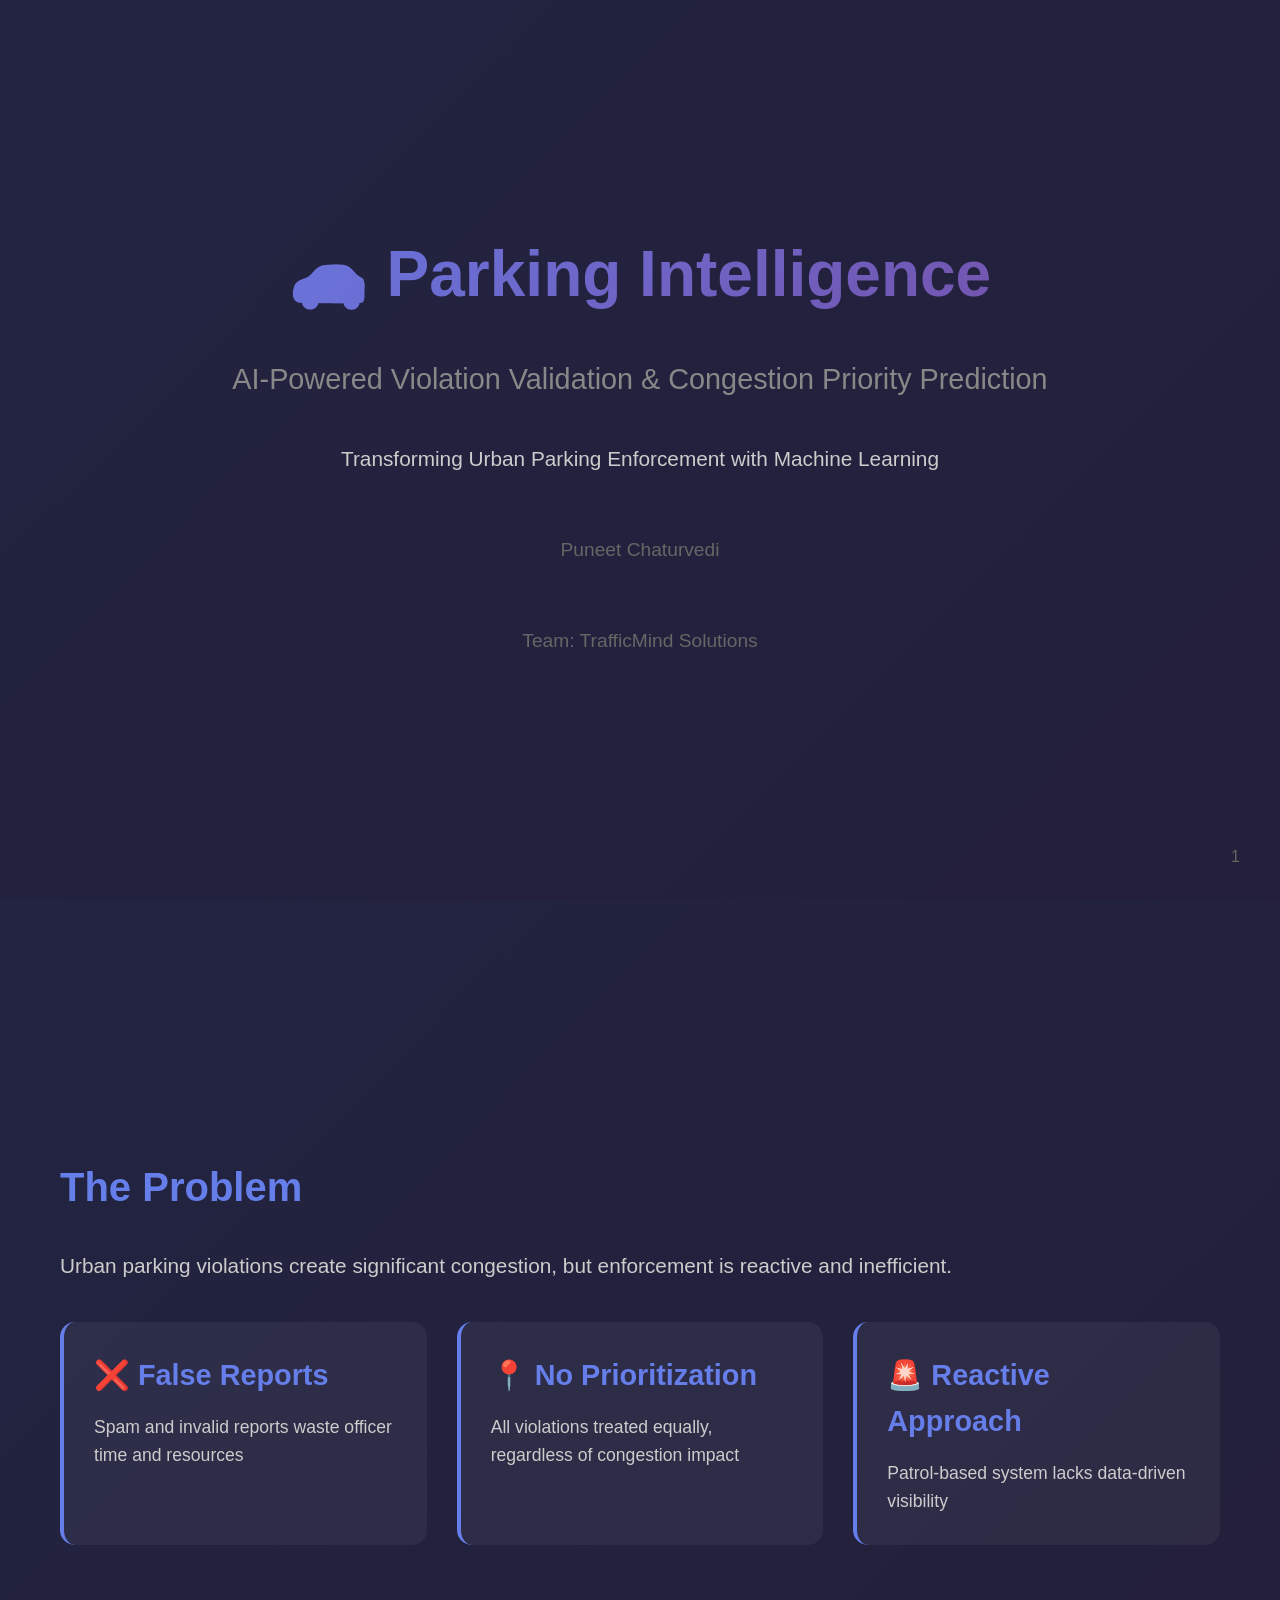
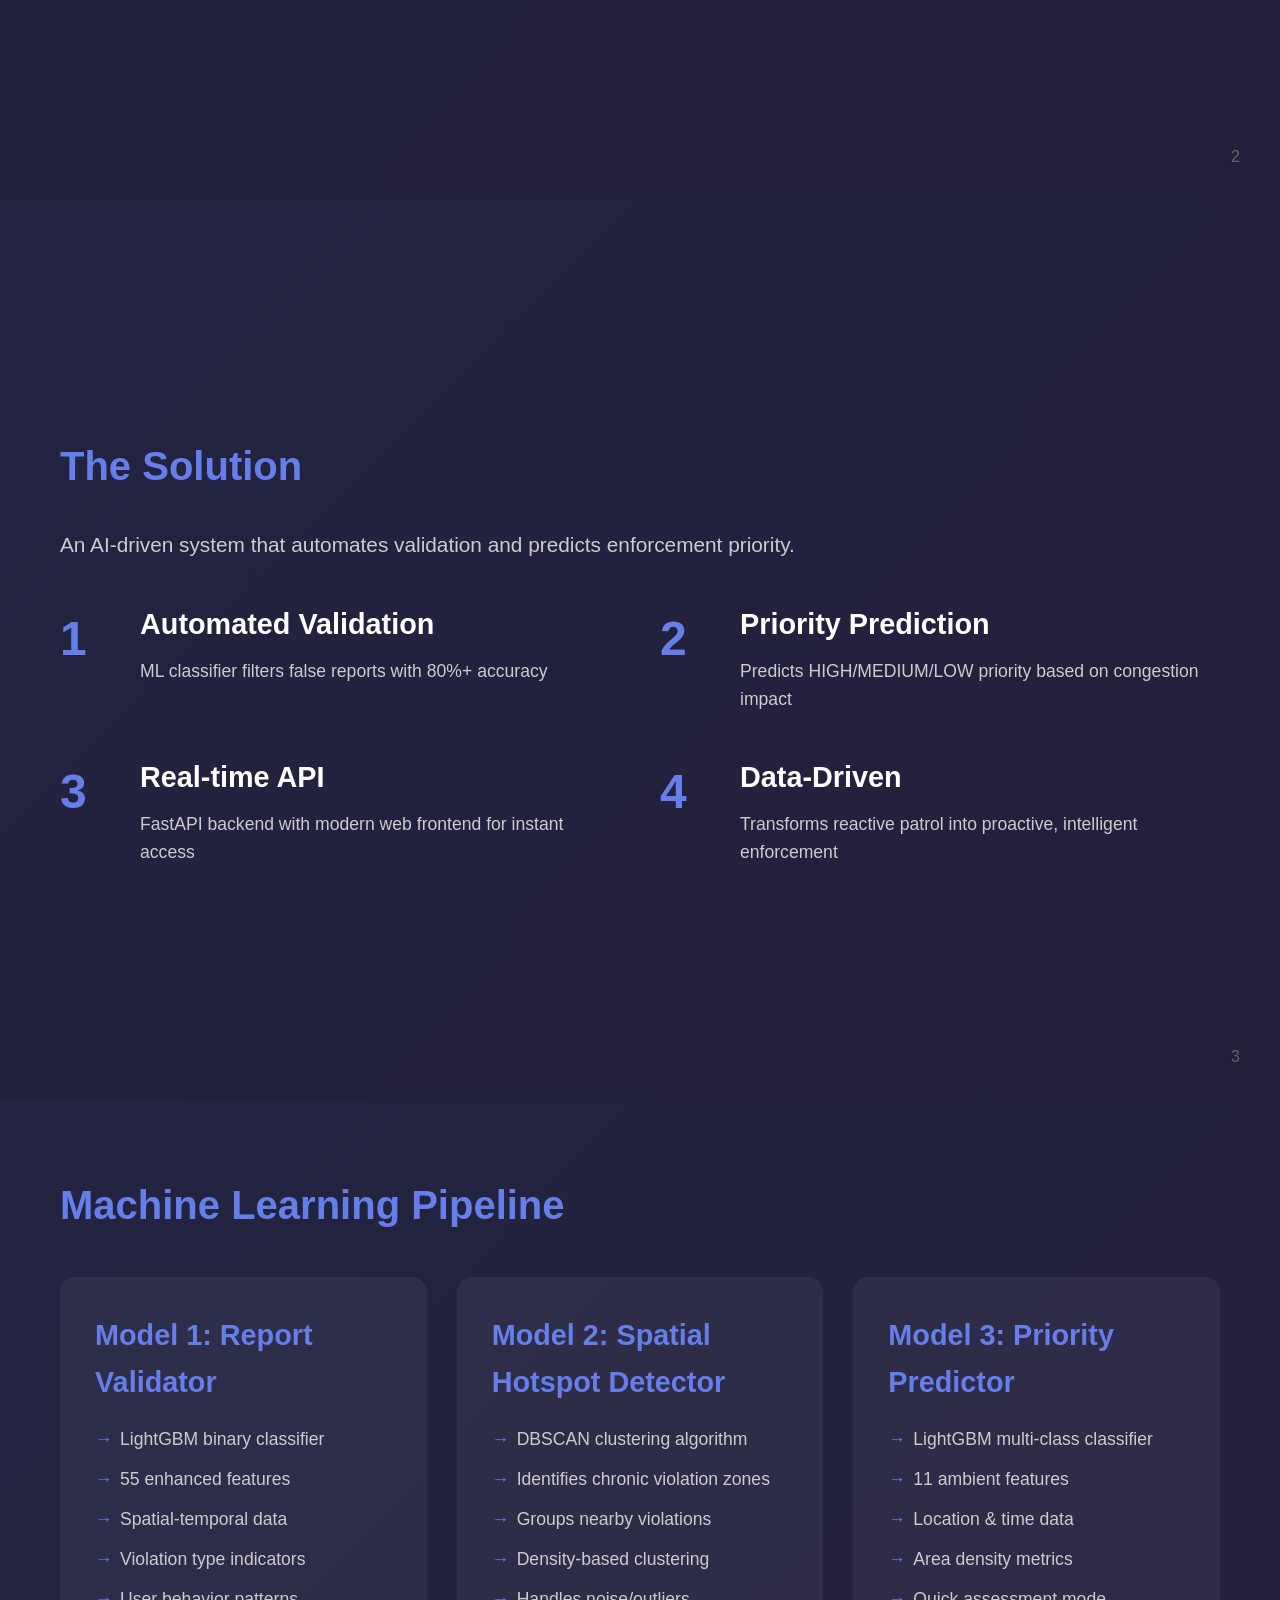
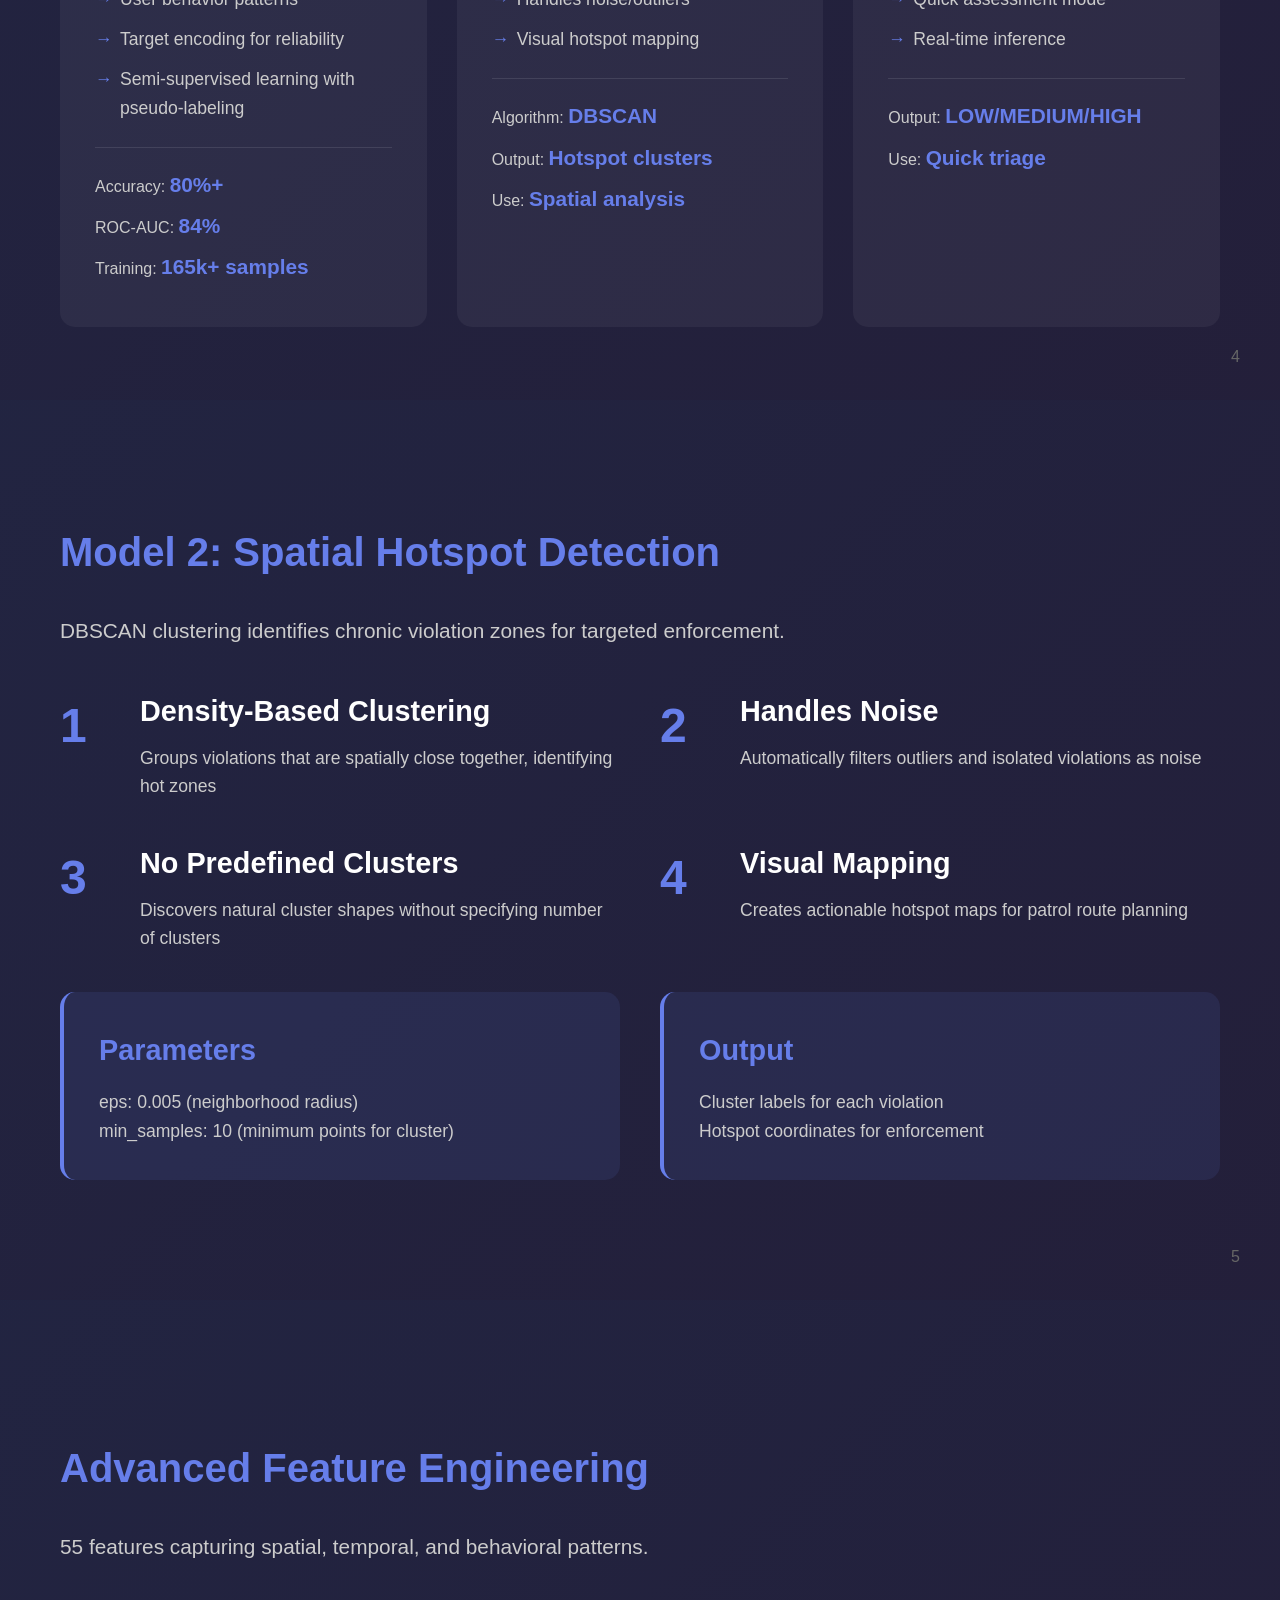
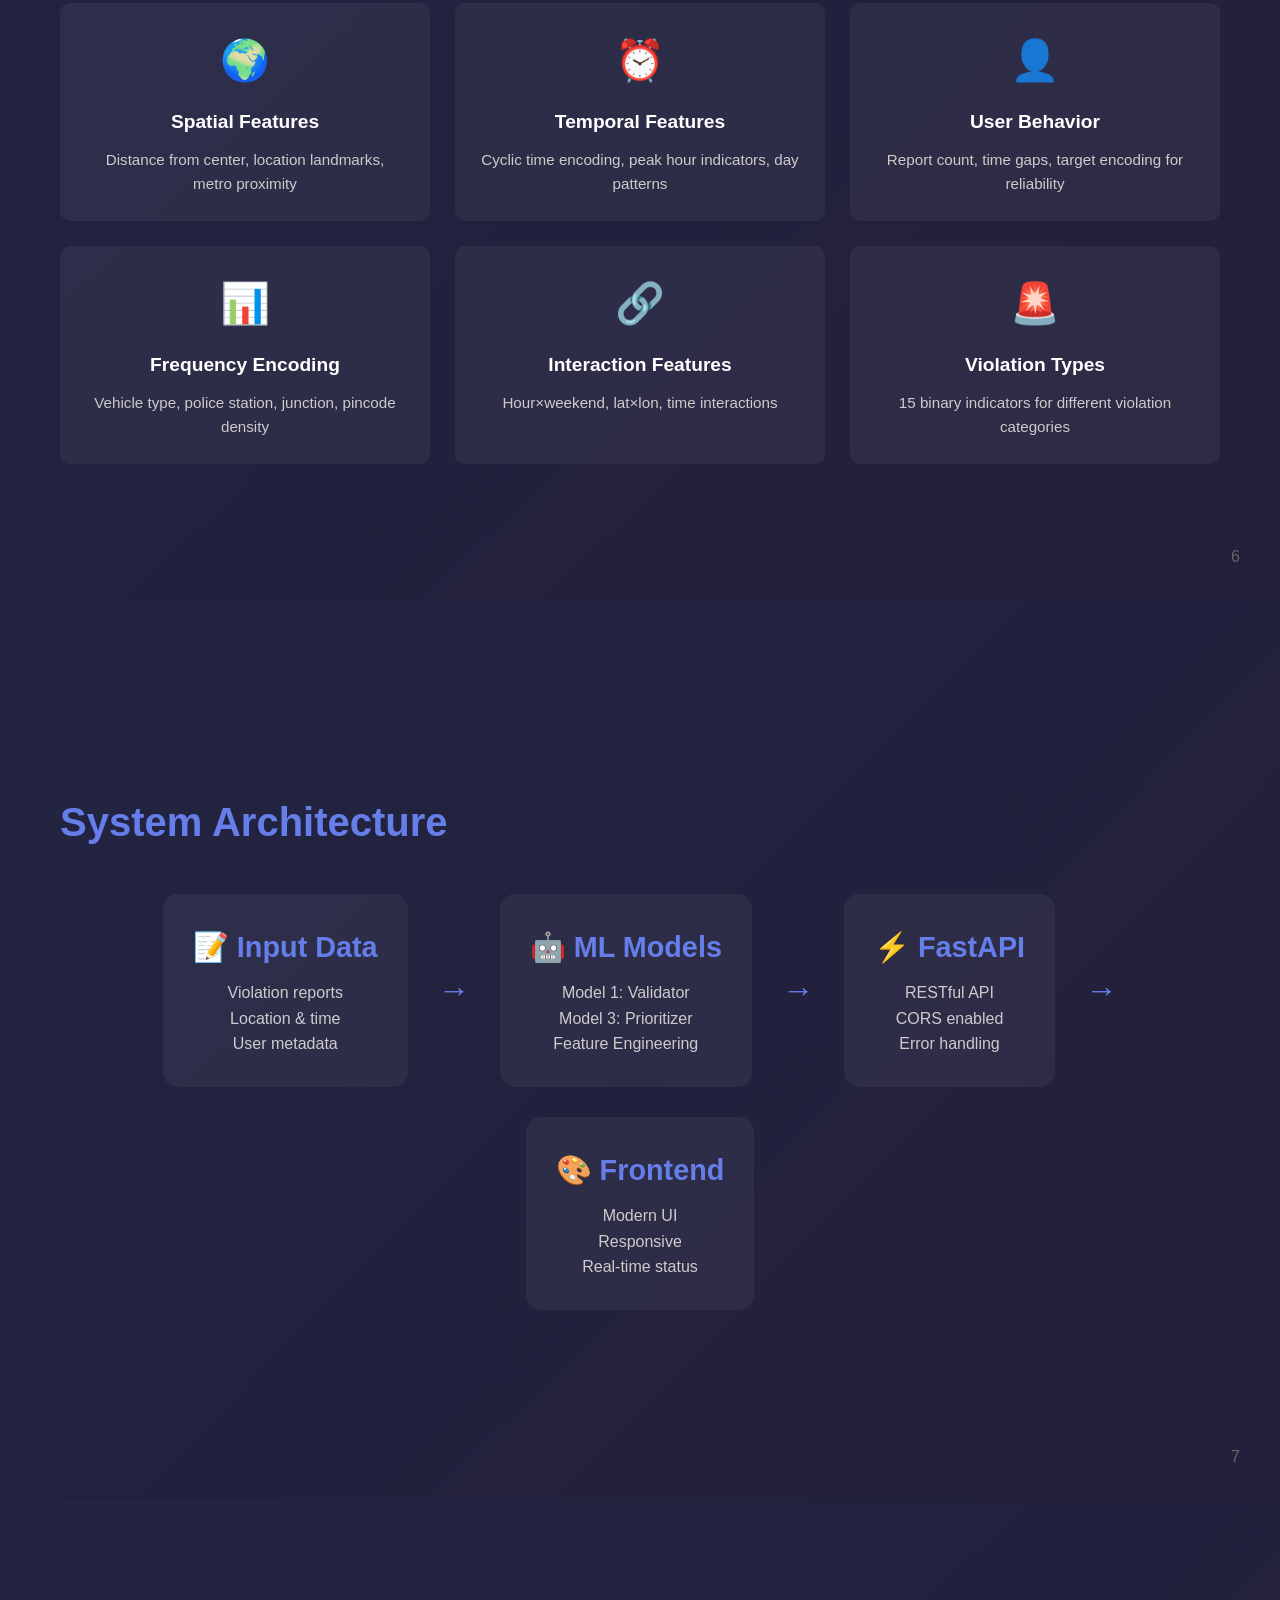
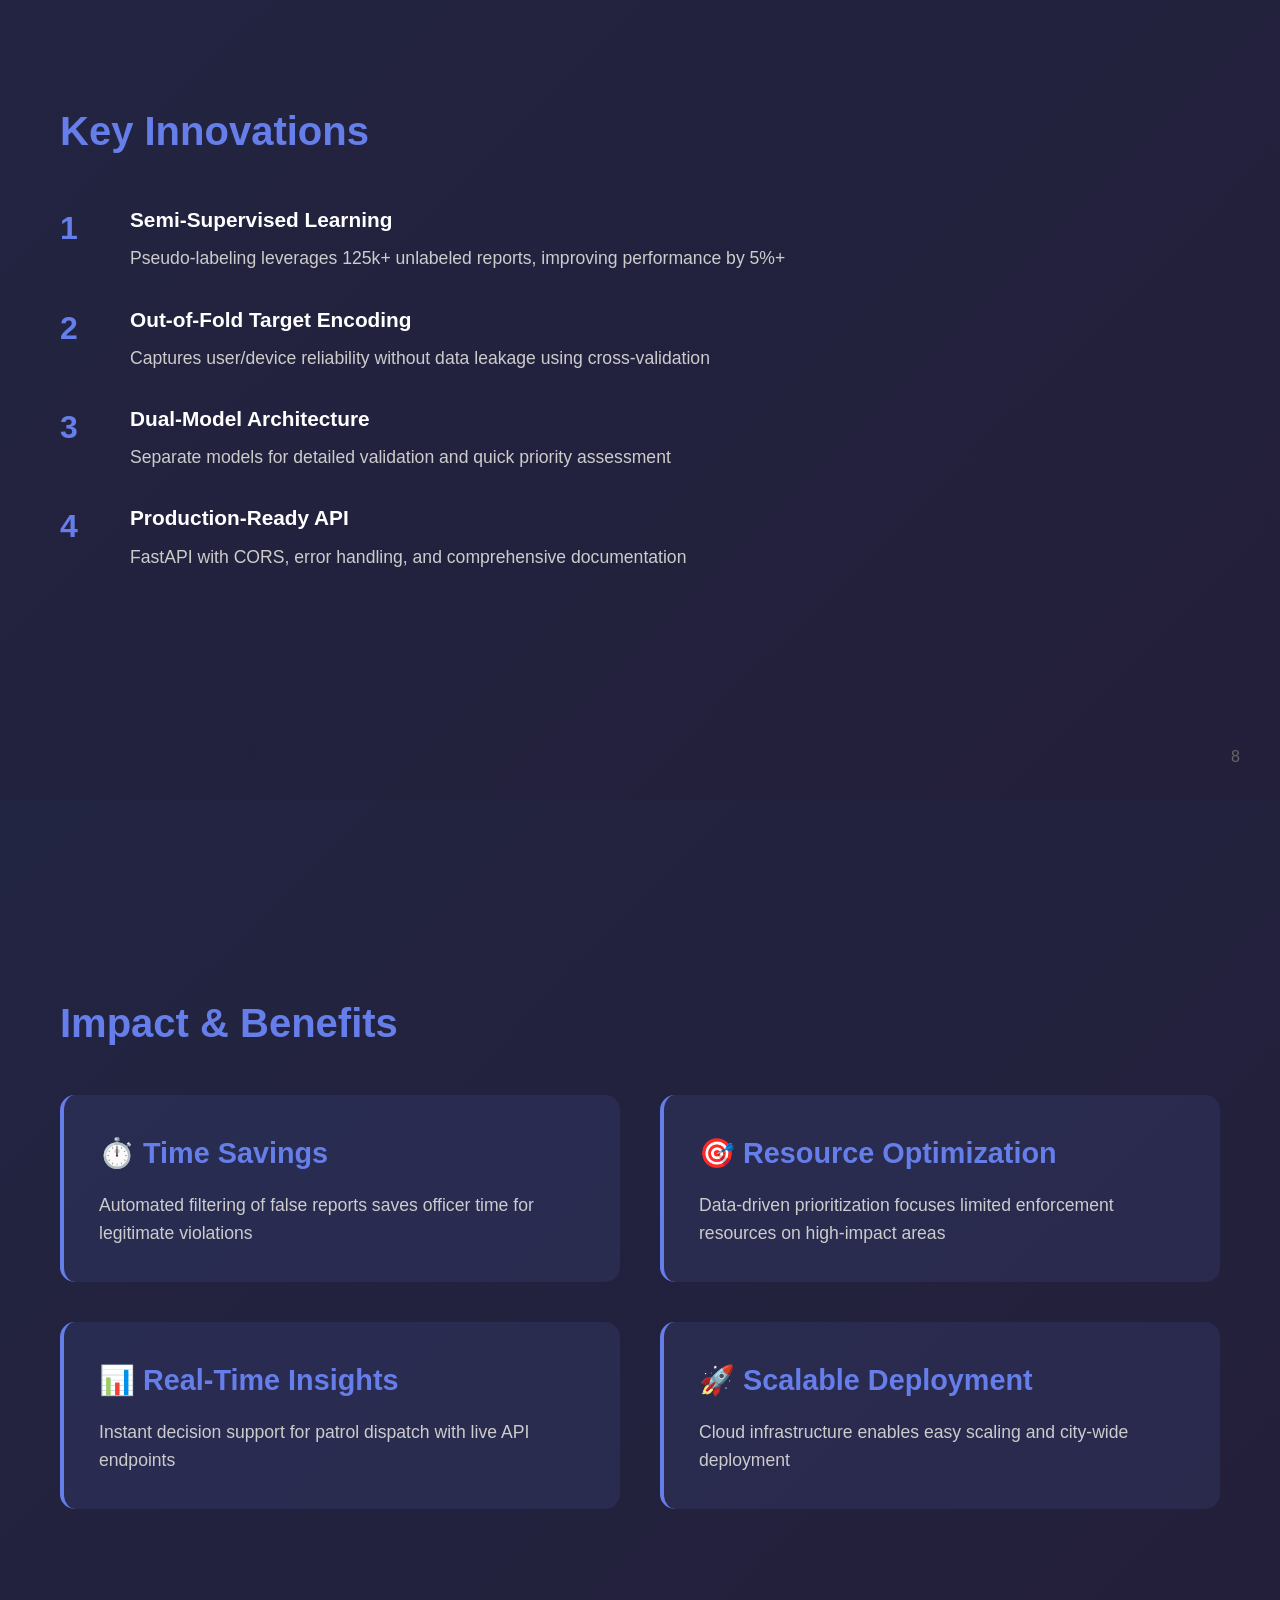
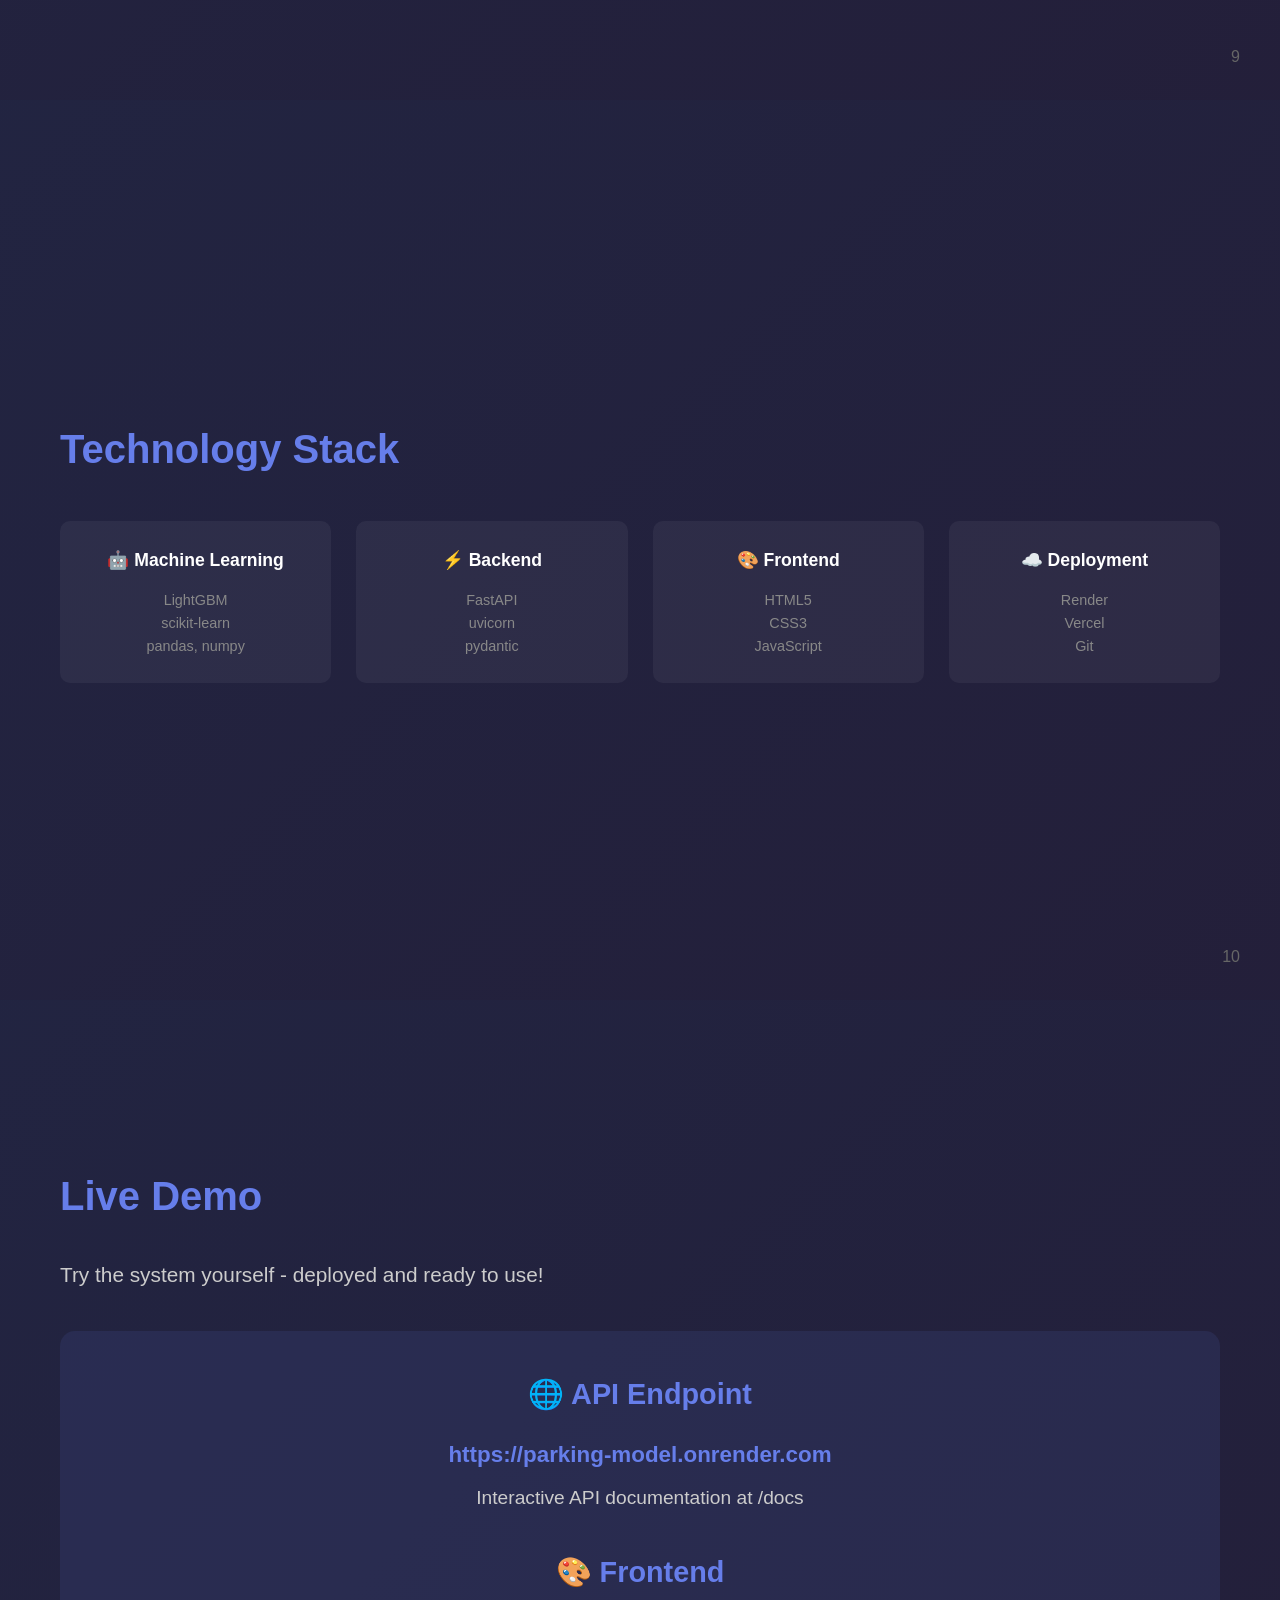
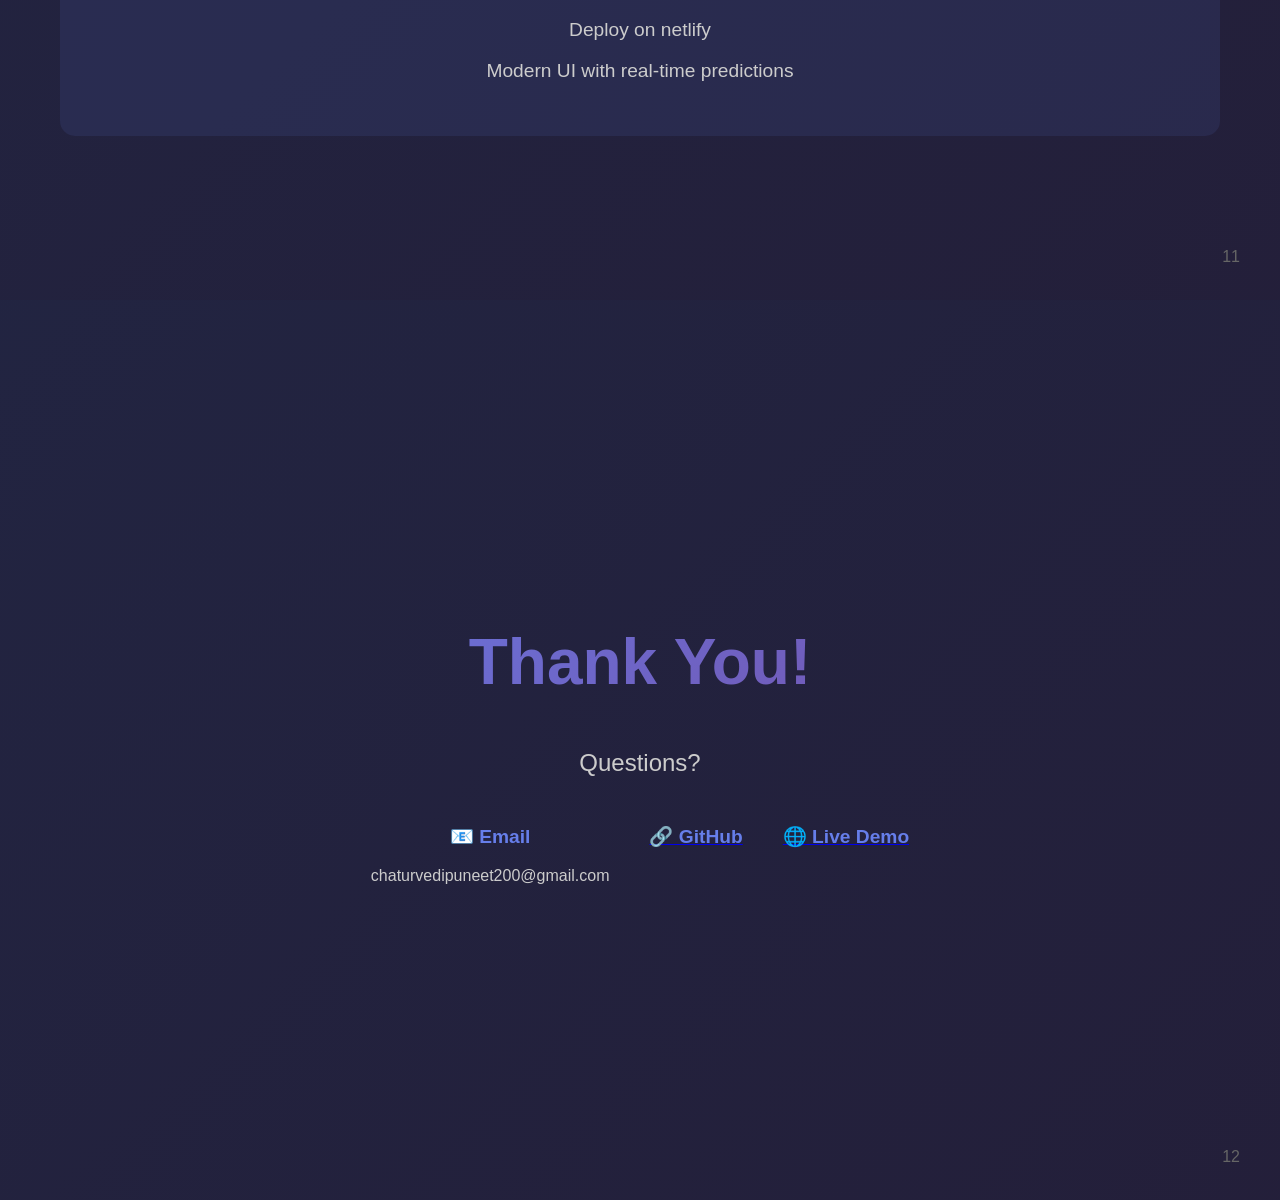
<file: doc/presentation.html>
<!DOCTYPE html>
<html lang="en">
<head>
    <meta charset="UTF-8">
    <meta name="viewport" content="width=device-width, initial-scale=1.0">
    <title>Parking Intelligence - Pitch Deck</title>
    <style>
        * {
            margin: 0;
            padding: 0;
            box-sizing: border-box;
        }

        body {
            font-family: -apple-system, BlinkMacSystemFont, 'Segoe UI', Roboto, Oxygen, Ubuntu, Cantarell, sans-serif;
            background: #1a1a2e;
            color: #fff;
            line-height: 1.6;
        }

        .slide {
            min-height: 100vh;
            padding: 60px;
            display: flex;
            flex-direction: column;
            justify-content: center;
            align-items: center;
            page-break-after: always;
            position: relative;
            overflow: hidden;
        }

        .slide::before {
            content: '';
            position: absolute;
            top: 0;
            left: 0;
            right: 0;
            bottom: 0;
            background: linear-gradient(135deg, rgba(102, 126, 234, 0.1) 0%, rgba(118, 75, 162, 0.1) 100%);
            z-index: 0;
        }

        .slide-content {
            position: relative;
            z-index: 1;
            max-width: 1200px;
            width: 100%;
        }

        h1 {
            font-size: 3.5rem;
            font-weight: 700;
            margin-bottom: 20px;
            background: linear-gradient(135deg, #667eea 0%, #764ba2 100%);
            -webkit-background-clip: text;
            -webkit-text-fill-color: transparent;
            background-clip: text;
        }

        h2 {
            font-size: 2.5rem;
            font-weight: 600;
            margin-bottom: 30px;
            color: #667eea;
        }

        h3 {
            font-size: 1.8rem;
            font-weight: 600;
            margin-bottom: 20px;
            color: #a8a8a8;
        }

        p {
            font-size: 1.3rem;
            margin-bottom: 20px;
            color: #ccc;
        }

        .highlight {
            color: #667eea;
            font-weight: 600;
        }

        .slide-number {
            position: absolute;
            bottom: 30px;
            right: 40px;
            font-size: 1rem;
            color: #666;
            z-index: 1;
        }

        /* Slide 1 - Title */
        .title-slide {
            text-align: center;
        }

        .title-slide h1 {
            font-size: 4rem;
            margin-bottom: 30px;
        }

        .title-slide .subtitle {
            font-size: 1.8rem;
            color: #888;
            margin-bottom: 40px;
        }

        .title-slide .author {
            font-size: 1.2rem;
            color: #666;
            margin-top: 60px;
        }

        /* Slide 2 - Problem */
        .problem-grid {
            display: grid;
            grid-template-columns: repeat(3, 1fr);
            gap: 30px;
            margin-top: 40px;
        }

        .problem-card {
            background: rgba(255, 255, 255, 0.05);
            padding: 30px;
            border-radius: 15px;
            border-left: 4px solid #667eea;
        }

        .problem-card h3 {
            color: #667eea;
            margin-bottom: 15px;
        }

        .problem-card p {
            font-size: 1.1rem;
            margin-bottom: 0;
        }

        /* Slide 3 - Solution */
        .solution-grid {
            display: grid;
            grid-template-columns: repeat(2, 1fr);
            gap: 40px;
            margin-top: 40px;
        }

        .solution-item {
            display: flex;
            align-items: flex-start;
            gap: 20px;
        }

        .solution-number {
            font-size: 3rem;
            font-weight: 700;
            color: #667eea;
            min-width: 60px;
        }

        .solution-text h3 {
            color: #fff;
            margin-bottom: 10px;
        }

        .solution-text p {
            font-size: 1.1rem;
            margin-bottom: 0;
        }

        /* Slide 4 - ML Pipeline */
        .ml-grid {
            display: grid;
            grid-template-columns: repeat(3, 1fr);
            gap: 30px;
            margin-top: 40px;
        }

        .ml-card {
            background: rgba(255, 255, 255, 0.05);
            padding: 35px;
            border-radius: 15px;
        }

        .ml-card h3 {
            color: #667eea;
            margin-bottom: 20px;
        }

        .ml-card ul {
            list-style: none;
        }

        .ml-card li {
            font-size: 1.1rem;
            color: #ccc;
            margin-bottom: 12px;
            padding-left: 25px;
            position: relative;
        }

        .ml-card li::before {
            content: '→';
            position: absolute;
            left: 0;
            color: #667eea;
        }

        .ml-card .metrics {
            margin-top: 25px;
            padding-top: 20px;
            border-top: 1px solid rgba(255, 255, 255, 0.1);
        }

        .ml-card .metrics p {
            font-size: 1rem;
            margin-bottom: 8px;
        }

        .ml-card .metrics .metric-value {
            color: #667eea;
            font-weight: 700;
            font-size: 1.3rem;
        }

        /* Slide 5 - Features */
        .features-grid {
            display: grid;
            grid-template-columns: repeat(3, 1fr);
            gap: 25px;
            margin-top: 40px;
        }

        .feature-item {
            background: rgba(255, 255, 255, 0.05);
            padding: 25px;
            border-radius: 10px;
            text-align: center;
        }

        .feature-icon {
            font-size: 2.5rem;
            margin-bottom: 15px;
        }

        .feature-item h3 {
            font-size: 1.2rem;
            color: #fff;
            margin-bottom: 10px;
        }

        .feature-item p {
            font-size: 0.95rem;
            margin-bottom: 0;
        }

        /* Slide 6 - Architecture */
        .architecture-diagram {
            display: flex;
            justify-content: center;
            align-items: center;
            gap: 30px;
            margin-top: 40px;
            flex-wrap: wrap;
        }

        .arch-box {
            background: rgba(255, 255, 255, 0.05);
            padding: 30px;
            border-radius: 15px;
            text-align: center;
            min-width: 200px;
        }

        .arch-box h3 {
            color: #667eea;
            margin-bottom: 10px;
        }

        .arch-box p {
            font-size: 1rem;
            margin-bottom: 0;
        }

        .arch-arrow {
            font-size: 2rem;
            color: #667eea;
        }

        /* Slide 7 - Innovation */
        .innovation-list {
            margin-top: 40px;
        }

        .innovation-item {
            display: flex;
            align-items: flex-start;
            gap: 20px;
            margin-bottom: 30px;
        }

        .innovation-number {
            font-size: 2rem;
            font-weight: 700;
            color: #667eea;
            min-width: 50px;
        }

        .innovation-text h3 {
            color: #fff;
            margin-bottom: 8px;
            font-size: 1.3rem;
        }

        .innovation-text p {
            font-size: 1.1rem;
            margin-bottom: 0;
        }

        /* Slide 8 - Impact */
        .impact-grid {
            display: grid;
            grid-template-columns: repeat(2, 1fr);
            gap: 40px;
            margin-top: 40px;
        }

        .impact-item {
            background: rgba(102, 126, 234, 0.1);
            padding: 35px;
            border-radius: 15px;
            border-left: 4px solid #667eea;
        }

        .impact-item h3 {
            color: #667eea;
            margin-bottom: 15px;
        }

        .impact-item p {
            font-size: 1.1rem;
            margin-bottom: 0;
        }

        /* Slide 9 - Tech Stack */
        .tech-grid {
            display: grid;
            grid-template-columns: repeat(4, 1fr);
            gap: 25px;
            margin-top: 40px;
        }

        .tech-item {
            background: rgba(255, 255, 255, 0.05);
            padding: 25px;
            border-radius: 10px;
            text-align: center;
        }

        .tech-item h3 {
            font-size: 1.1rem;
            color: #fff;
            margin-bottom: 15px;
        }

        .tech-item p {
            font-size: 0.9rem;
            margin-bottom: 0;
            color: #888;
        }

        /* Slide 10 - Demo */
        .demo-info {
            background: rgba(102, 126, 234, 0.1);
            padding: 40px;
            border-radius: 15px;
            margin-top: 40px;
            text-align: center;
        }

        .demo-info h3 {
            color: #667eea;
            margin-bottom: 20px;
        }

        .demo-info p {
            font-size: 1.2rem;
            margin-bottom: 10px;
        }

        .demo-info .url {
            color: #667eea;
            font-weight: 600;
            font-size: 1.4rem;
        }

        /* Slide 11 - Thank You */
        .thank-you {
            text-align: center;
        }

        .thank-you h1 {
            font-size: 4rem;
            margin-bottom: 30px;
        }

        .thank-you p {
            font-size: 1.5rem;
            margin-bottom: 40px;
        }

        .contact-info {
            display: flex;
            justify-content: center;
            gap: 40px;
            margin-top: 40px;
        }

        .contact-item {
            text-align: center;
        }

        .contact-item h3 {
            color: #667eea;
            font-size: 1.2rem;
            margin-bottom: 10px;
        }

        .contact-item p {
            font-size: 1rem;
            margin-bottom: 0;
        }

        /* Print styles */
        @media print {
            body {
                background: #1a1a2e;
                -webkit-print-color-adjust: exact;
                print-color-adjust: exact;
            }
            
            .slide {
                page-break-after: always;
                min-height: 100vh;
            }
        }

        @media (max-width: 768px) {
            .slide {
                padding: 30px;
            }
            
            h1 {
                font-size: 2.5rem;
            }
            
            h2 {
                font-size: 2rem;
            }
            
            .problem-grid,
            .solution-grid,
            .ml-grid,
            .features-grid,
            .architecture-diagram,
            .impact-grid,
            .tech-grid {
                grid-template-columns: 1fr;
            }
            
            .arch-arrow {
                transform: rotate(90deg);
            }
        }
    </style>
</head>
<body>

    <!-- Slide 1: Title -->
    <div class="slide title-slide">
        <div class="slide-content">
            <h1>🚗 Parking Intelligence</h1>
            <p class="subtitle">AI-Powered Violation Validation & Congestion Priority Prediction</p>
            <p>Transforming Urban Parking Enforcement with Machine Learning</p>
            <p class="author">Puneet Chaturvedi</p>
            <p class="author">Team: TrafficMind Solutions</p>
        </div>
        <div class="slide-number">1</div>
    </div>

    <!-- Slide 2: Problem -->
    <div class="slide">
        <div class="slide-content">
            <h2>The Problem</h2>
            <p>Urban parking violations create significant congestion, but enforcement is reactive and inefficient.</p>
            <div class="problem-grid">
                <div class="problem-card">
                    <h3>❌ False Reports</h3>
                    <p>Spam and invalid reports waste officer time and resources</p>
                </div>
                <div class="problem-card">
                    <h3>📍 No Prioritization</h3>
                    <p>All violations treated equally, regardless of congestion impact</p>
                </div>
                <div class="problem-card">
                    <h3>🚨 Reactive Approach</h3>
                    <p>Patrol-based system lacks data-driven visibility</p>
                </div>
            </div>
        </div>
        <div class="slide-number">2</div>
    </div>

    <!-- Slide 3: Solution -->
    <div class="slide">
        <div class="slide-content">
            <h2>The Solution</h2>
            <p>An AI-driven system that automates validation and predicts enforcement priority.</p>
            <div class="solution-grid">
                <div class="solution-item">
                    <div class="solution-number">1</div>
                    <div class="solution-text">
                        <h3>Automated Validation</h3>
                        <p>ML classifier filters false reports with 80%+ accuracy</p>
                    </div>
                </div>
                <div class="solution-item">
                    <div class="solution-number">2</div>
                    <div class="solution-text">
                        <h3>Priority Prediction</h3>
                        <p>Predicts HIGH/MEDIUM/LOW priority based on congestion impact</p>
                    </div>
                </div>
                <div class="solution-item">
                    <div class="solution-number">3</div>
                    <div class="solution-text">
                        <h3>Real-time API</h3>
                        <p>FastAPI backend with modern web frontend for instant access</p>
                    </div>
                </div>
                <div class="solution-item">
                    <div class="solution-number">4</div>
                    <div class="solution-text">
                        <h3>Data-Driven</h3>
                        <p>Transforms reactive patrol into proactive, intelligent enforcement</p>
                    </div>
                </div>
            </div>
        </div>
        <div class="slide-number">3</div>
    </div>

    <!-- Slide 4: ML Pipeline -->
    <div class="slide">
        <div class="slide-content">
            <h2>Machine Learning Pipeline</h2>
            <div class="ml-grid">
                <div class="ml-card">
                    <h3>Model 1: Report Validator</h3>
                    <ul>
                        <li>LightGBM binary classifier</li>
                        <li>55 enhanced features</li>
                        <li>Spatial-temporal data</li>
                        <li>Violation type indicators</li>
                        <li>User behavior patterns</li>
                        <li>Target encoding for reliability</li>
                        <li>Semi-supervised learning with pseudo-labeling</li>
                    </ul>
                    <div class="metrics">
                        <p>Accuracy: <span class="metric-value">80%+</span></p>
                        <p>ROC-AUC: <span class="metric-value">84%</span></p>
                        <p>Training: <span class="metric-value">165k+ samples</span></p>
                    </div>
                </div>
                <div class="ml-card">
                    <h3>Model 2: Spatial Hotspot Detector</h3>
                    <ul>
                        <li>DBSCAN clustering algorithm</li>
                        <li>Identifies chronic violation zones</li>
                        <li>Groups nearby violations</li>
                        <li>Density-based clustering</li>
                        <li>Handles noise/outliers</li>
                        <li>Visual hotspot mapping</li>
                    </ul>
                    <div class="metrics">
                        <p>Algorithm: <span class="metric-value">DBSCAN</span></p>
                        <p>Output: <span class="metric-value">Hotspot clusters</span></p>
                        <p>Use: <span class="metric-value">Spatial analysis</span></p>
                    </div>
                </div>
                <div class="ml-card">
                    <h3>Model 3: Priority Predictor</h3>
                    <ul>
                        <li>LightGBM multi-class classifier</li>
                        <li>11 ambient features</li>
                        <li>Location & time data</li>
                        <li>Area density metrics</li>
                        <li>Quick assessment mode</li>
                        <li>Real-time inference</li>
                    </ul>
                    <div class="metrics">
                        <p>Output: <span class="metric-value">LOW/MEDIUM/HIGH</span></p>
                        <p>Use: <span class="metric-value">Quick triage</span></p>
                    </div>
                </div>
            </div>
        </div>
        <div class="slide-number">4</div>
    </div>

    <!-- Slide 5: Model 2 - Spatial Hotspot Detection -->
    <div class="slide">
        <div class="slide-content">
            <h2>Model 2: Spatial Hotspot Detection</h2>
            <p>DBSCAN clustering identifies chronic violation zones for targeted enforcement.</p>
            <div class="solution-grid">
                <div class="solution-item">
                    <div class="solution-number">1</div>
                    <div class="solution-text">
                        <h3>Density-Based Clustering</h3>
                        <p>Groups violations that are spatially close together, identifying hot zones</p>
                    </div>
                </div>
                <div class="solution-item">
                    <div class="solution-number">2</div>
                    <div class="solution-text">
                        <h3>Handles Noise</h3>
                        <p>Automatically filters outliers and isolated violations as noise</p>
                    </div>
                </div>
                <div class="solution-item">
                    <div class="solution-number">3</div>
                    <div class="solution-text">
                        <h3>No Predefined Clusters</h3>
                        <p>Discovers natural cluster shapes without specifying number of clusters</p>
                    </div>
                </div>
                <div class="solution-item">
                    <div class="solution-number">4</div>
                    <div class="solution-text">
                        <h3>Visual Mapping</h3>
                        <p>Creates actionable hotspot maps for patrol route planning</p>
                    </div>
                </div>
            </div>
            <div class="impact-grid" style="margin-top: 40px;">
                <div class="impact-item">
                    <h3>Parameters</h3>
                    <p>eps: 0.005 (neighborhood radius)<br>min_samples: 10 (minimum points for cluster)</p>
                </div>
                <div class="impact-item">
                    <h3>Output</h3>
                    <p>Cluster labels for each violation<br>Hotspot coordinates for enforcement</p>
                </div>
            </div>
        </div>
        <div class="slide-number">5</div>
    </div>

    <!-- Slide 6: Features -->
    <div class="slide">
        <div class="slide-content">
            <h2>Advanced Feature Engineering</h2>
            <p>55 features capturing spatial, temporal, and behavioral patterns.</p>
            <div class="features-grid">
                <div class="feature-item">
                    <div class="feature-icon">🌍</div>
                    <h3>Spatial Features</h3>
                    <p>Distance from center, location landmarks, metro proximity</p>
                </div>
                <div class="feature-item">
                    <div class="feature-icon">⏰</div>
                    <h3>Temporal Features</h3>
                    <p>Cyclic time encoding, peak hour indicators, day patterns</p>
                </div>
                <div class="feature-item">
                    <div class="feature-icon">👤</div>
                    <h3>User Behavior</h3>
                    <p>Report count, time gaps, target encoding for reliability</p>
                </div>
                <div class="feature-item">
                    <div class="feature-icon">📊</div>
                    <h3>Frequency Encoding</h3>
                    <p>Vehicle type, police station, junction, pincode density</p>
                </div>
                <div class="feature-item">
                    <div class="feature-icon">🔗</div>
                    <h3>Interaction Features</h3>
                    <p>Hour×weekend, lat×lon, time interactions</p>
                </div>
                <div class="feature-item">
                    <div class="feature-icon">🚨</div>
                    <h3>Violation Types</h3>
                    <p>15 binary indicators for different violation categories</p>
                </div>
            </div>
        </div>
        <div class="slide-number">6</div>
    </div>

    <!-- Slide 7: Architecture -->
    <div class="slide">
        <div class="slide-content">
            <h2>System Architecture</h2>
            <div class="architecture-diagram">
                <div class="arch-box">
                    <h3>📝 Input Data</h3>
                    <p>Violation reports<br>Location & time<br>User metadata</p>
                </div>
                <div class="arch-arrow">→</div>
                <div class="arch-box">
                    <h3>🤖 ML Models</h3>
                    <p>Model 1: Validator<br>Model 3: Prioritizer<br>Feature Engineering</p>
                </div>
                <div class="arch-arrow">→</div>
                <div class="arch-box">
                    <h3>⚡ FastAPI</h3>
                    <p>RESTful API<br>CORS enabled<br>Error handling</p>
                </div>
                <div class="arch-arrow">→</div>
                <div class="arch-box">
                    <h3>🎨 Frontend</h3>
                    <p>Modern UI<br>Responsive<br>Real-time status</p>
                </div>
            </div>
        </div>
        <div class="slide-number">7</div>
    </div>

    <!-- Slide 8: Innovation -->
    <div class="slide">
        <div class="slide-content">
            <h2>Key Innovations</h2>
            <div class="innovation-list">
                <div class="innovation-item">
                    <div class="innovation-number">1</div>
                    <div class="innovation-text">
                        <h3>Semi-Supervised Learning</h3>
                        <p>Pseudo-labeling leverages 125k+ unlabeled reports, improving performance by 5%+</p>
                    </div>
                </div>
                <div class="innovation-item">
                    <div class="innovation-number">2</div>
                    <div class="innovation-text">
                        <h3>Out-of-Fold Target Encoding</h3>
                        <p>Captures user/device reliability without data leakage using cross-validation</p>
                    </div>
                </div>
                <div class="innovation-item">
                    <div class="innovation-number">3</div>
                    <div class="innovation-text">
                        <h3>Dual-Model Architecture</h3>
                        <p>Separate models for detailed validation and quick priority assessment</p>
                    </div>
                </div>
                <div class="innovation-item">
                    <div class="innovation-number">4</div>
                    <div class="innovation-text">
                        <h3>Production-Ready API</h3>
                        <p>FastAPI with CORS, error handling, and comprehensive documentation</p>
                    </div>
                </div>
            </div>
        </div>
        <div class="slide-number">8</div>
    </div>

    <!-- Slide 9: Impact -->
    <div class="slide">
        <div class="slide-content">
            <h2>Impact & Benefits</h2>
            <div class="impact-grid">
                <div class="impact-item">
                    <h3>⏱️ Time Savings</h3>
                    <p>Automated filtering of false reports saves officer time for legitimate violations</p>
                </div>
                <div class="impact-item">
                    <h3>🎯 Resource Optimization</h3>
                    <p>Data-driven prioritization focuses limited enforcement resources on high-impact areas</p>
                </div>
                <div class="impact-item">
                    <h3>📊 Real-Time Insights</h3>
                    <p>Instant decision support for patrol dispatch with live API endpoints</p>
                </div>
                <div class="impact-item">
                    <h3>🚀 Scalable Deployment</h3>
                    <p>Cloud infrastructure enables easy scaling and city-wide deployment</p>
                </div>
            </div>
        </div>
        <div class="slide-number">9</div>
    </div>

    <!-- Slide 10: Tech Stack -->
    <div class="slide">
        <div class="slide-content">
            <h2>Technology Stack</h2>
            <div class="tech-grid">
                <div class="tech-item">
                    <h3>🤖 Machine Learning</h3>
                    <p>LightGBM<br>scikit-learn<br>pandas, numpy</p>
                </div>
                <div class="tech-item">
                    <h3>⚡ Backend</h3>
                    <p>FastAPI<br>uvicorn<br>pydantic</p>
                </div>
                <div class="tech-item">
                    <h3>🎨 Frontend</h3>
                    <p>HTML5<br>CSS3<br>JavaScript</p>
                </div>
                <div class="tech-item">
                    <h3>☁️ Deployment</h3>
                    <p>Render<br>Vercel<br>Git</p>
                </div>
            </div>
        </div>
        <div class="slide-number">10</div>
    </div>

    <!-- Slide 11: Demo -->
    <div class="slide">
        <div class="slide-content">
            <h2>Live Demo</h2>
            <p>Try the system yourself - deployed and ready to use!</p>
            <div class="demo-info">
                <h3>🌐 API Endpoint</h3>
                <p class="url">https://parking-model.onrender.com</p>
                <p>Interactive API documentation at /docs</p>
                <br>
                <h3>🎨 Frontend</h3>
                <p>Deploy on netlify</p>
                <p>Modern UI with real-time predictions</p>
            </div>
        </div>
        <div class="slide-number">11</div>
    </div>

    <!-- Slide 12: Thank You -->
    <div class="slide thank-you">
        <div class="slide-content">
            <h1>Thank You!</h1>
            <p>Questions?</p>
            <div class="contact-info">
        
                <div class="contact-item">
                    <h3>📧 Email</h3>
                    <p>chaturvedipuneet200@gmail.com</p>
                </div>
                <div class="contact-item">
                    <a href="https://github.com/Puneet04-tech/parking-model" target="_blank">
                        <h3>🔗 GitHub</h3>
                      
                    </a>
                </div>
                <div class="contact-item">
                    <a href="https://parking-intelligence-api.netlify.app/" target="_blank">
                        <h3>🌐 Live Demo</h3>
                    </a>
                </div>
            </div>
        </div>
        <div class="slide-number">12</div>
    </div>

</body>
</html>
</file>
<file: frontend/styles.css>
* {
    margin: 0;
    padding: 0;
    box-sizing: border-box;
}

body {
    font-family: -apple-system, BlinkMacSystemFont, 'Segoe UI', Roboto, Oxygen, Ubuntu, Cantarell, sans-serif;
    background: linear-gradient(135deg, #667eea 0%, #764ba2 100%);
    min-height: 100vh;
    padding: 20px;
}

.container {
    max-width: 1200px;
    margin: 0 auto;
}

header {
    text-align: center;
    color: white;
    margin-bottom: 30px;
}

header h1 {
    font-size: 2.5rem;
    margin-bottom: 10px;
}

header p {
    font-size: 1.1rem;
    opacity: 0.9;
}

.tabs {
    display: flex;
    gap: 10px;
    margin-bottom: 20px;
}

.tab-btn {
    flex: 1;
    padding: 15px 20px;
    border: none;
    background: rgba(255, 255, 255, 0.2);
    color: white;
    font-size: 1rem;
    font-weight: 600;
    cursor: pointer;
    border-radius: 10px;
    transition: all 0.3s ease;
}

.tab-btn:hover {
    background: rgba(255, 255, 255, 0.3);
}

.tab-btn.active {
    background: white;
    color: #667eea;
}

.tab-content {
    display: none;
}

.tab-content.active {
    display: block;
}

.card {
    background: white;
    border-radius: 20px;
    padding: 30px;
    box-shadow: 0 20px 60px rgba(0, 0, 0, 0.3);
    margin-bottom: 20px;
}

.card h2 {
    color: #333;
    margin-bottom: 10px;
    font-size: 1.8rem;
}

.card p {
    color: #666;
    margin-bottom: 20px;
    line-height: 1.6;
}

.note {
    background: #fff3cd;
    border-left: 4px solid #ffc107;
    padding: 10px 15px;
    margin-bottom: 20px;
    border-radius: 5px;
}

.form-section {
    margin-bottom: 30px;
    padding: 20px;
    background: #f8f9fa;
    border-radius: 10px;
}

.form-section h3 {
    color: #333;
    margin-bottom: 15px;
    font-size: 1.1rem;
    border-bottom: 2px solid #e0e0e0;
    padding-bottom: 10px;
}

.form-grid {
    display: grid;
    grid-template-columns: repeat(auto-fit, minmax(200px, 1fr));
    gap: 20px;
    margin-bottom: 20px;
}

.form-group {
    display: flex;
    flex-direction: column;
}

.form-group label {
    font-weight: 600;
    color: #333;
    margin-bottom: 8px;
    font-size: 0.9rem;
}

.form-group input,
.form-group select {
    padding: 12px;
    border: 2px solid #e0e0e0;
    border-radius: 8px;
    font-size: 1rem;
    transition: border-color 0.3s ease;
}

.form-group input:focus,
.form-group select:focus {
    outline: none;
    border-color: #667eea;
}

.btn-primary {
    width: 100%;
    padding: 15px;
    background: linear-gradient(135deg, #667eea 0%, #764ba2 100%);
    color: white;
    border: none;
    border-radius: 10px;
    font-size: 1.1rem;
    font-weight: 600;
    cursor: pointer;
    transition: transform 0.2s ease, box-shadow 0.2s ease;
}

.btn-primary:hover {
    transform: translateY(-2px);
    box-shadow: 0 10px 20px rgba(102, 126, 234, 0.4);
}

.btn-primary:active {
    transform: translateY(0);
}

.btn-primary:disabled {
    opacity: 0.6;
    cursor: not-allowed;
    transform: none;
}

.result {
    margin-top: 30px;
    padding: 25px;
    background: #f8f9fa;
    border-radius: 15px;
    border-left: 5px solid #667eea;
}

.result.hidden {
    display: none;
}

.result h3 {
    color: #333;
    margin-bottom: 20px;
    font-size: 1.4rem;
}

.result-grid {
    display: grid;
    grid-template-columns: repeat(auto-fit, minmax(200px, 1fr));
    gap: 20px;
}

.result-item {
    display: flex;
    flex-direction: column;
    gap: 5px;
}

.result-item .label {
    font-weight: 600;
    color: #666;
    font-size: 0.9rem;
}

.result-item .value {
    font-size: 1.2rem;
    font-weight: 700;
    color: #333;
}

.result-item .value.priority {
    font-size: 1.5rem;
}

.result-item .value.priority.HIGH {
    color: #dc3545;
}

.result-item .value.priority.MEDIUM {
    color: #ffc107;
}

.result-item .value.priority.LOW {
    color: #28a745;
}

.result-item .value.action {
    color: #667eea;
}

.result-item .value.status {
    font-size: 1.5rem;
}

.result-item .value.status.APPROVED {
    color: #28a745;
}

.result-item .value.status.REJECTED {
    color: #dc3545;
}

.status-section {
    background: white;
    border-radius: 20px;
    padding: 20px;
    box-shadow: 0 20px 60px rgba(0, 0, 0, 0.3);
}

.status-section h3 {
    color: #333;
    margin-bottom: 15px;
}

#api-status {
    display: flex;
    align-items: center;
    gap: 10px;
}

.status-indicator {
    width: 12px;
    height: 12px;
    border-radius: 50%;
    background: #ccc;
    animation: pulse 2s infinite;
}

.status-indicator.online {
    background: #28a745;
}

.status-indicator.offline {
    background: #dc3545;
}

@keyframes pulse {
    0%, 100% {
        opacity: 1;
    }
    50% {
        opacity: 0.5;
    }
}

#status-text {
    font-weight: 600;
    color: #333;
}

@media (max-width: 768px) {
    header h1 {
        font-size: 2rem;
    }

    .form-grid {
        grid-template-columns: 1fr;
    }

    .result-grid {
        grid-template-columns: 1fr;
    }
}
</file>
